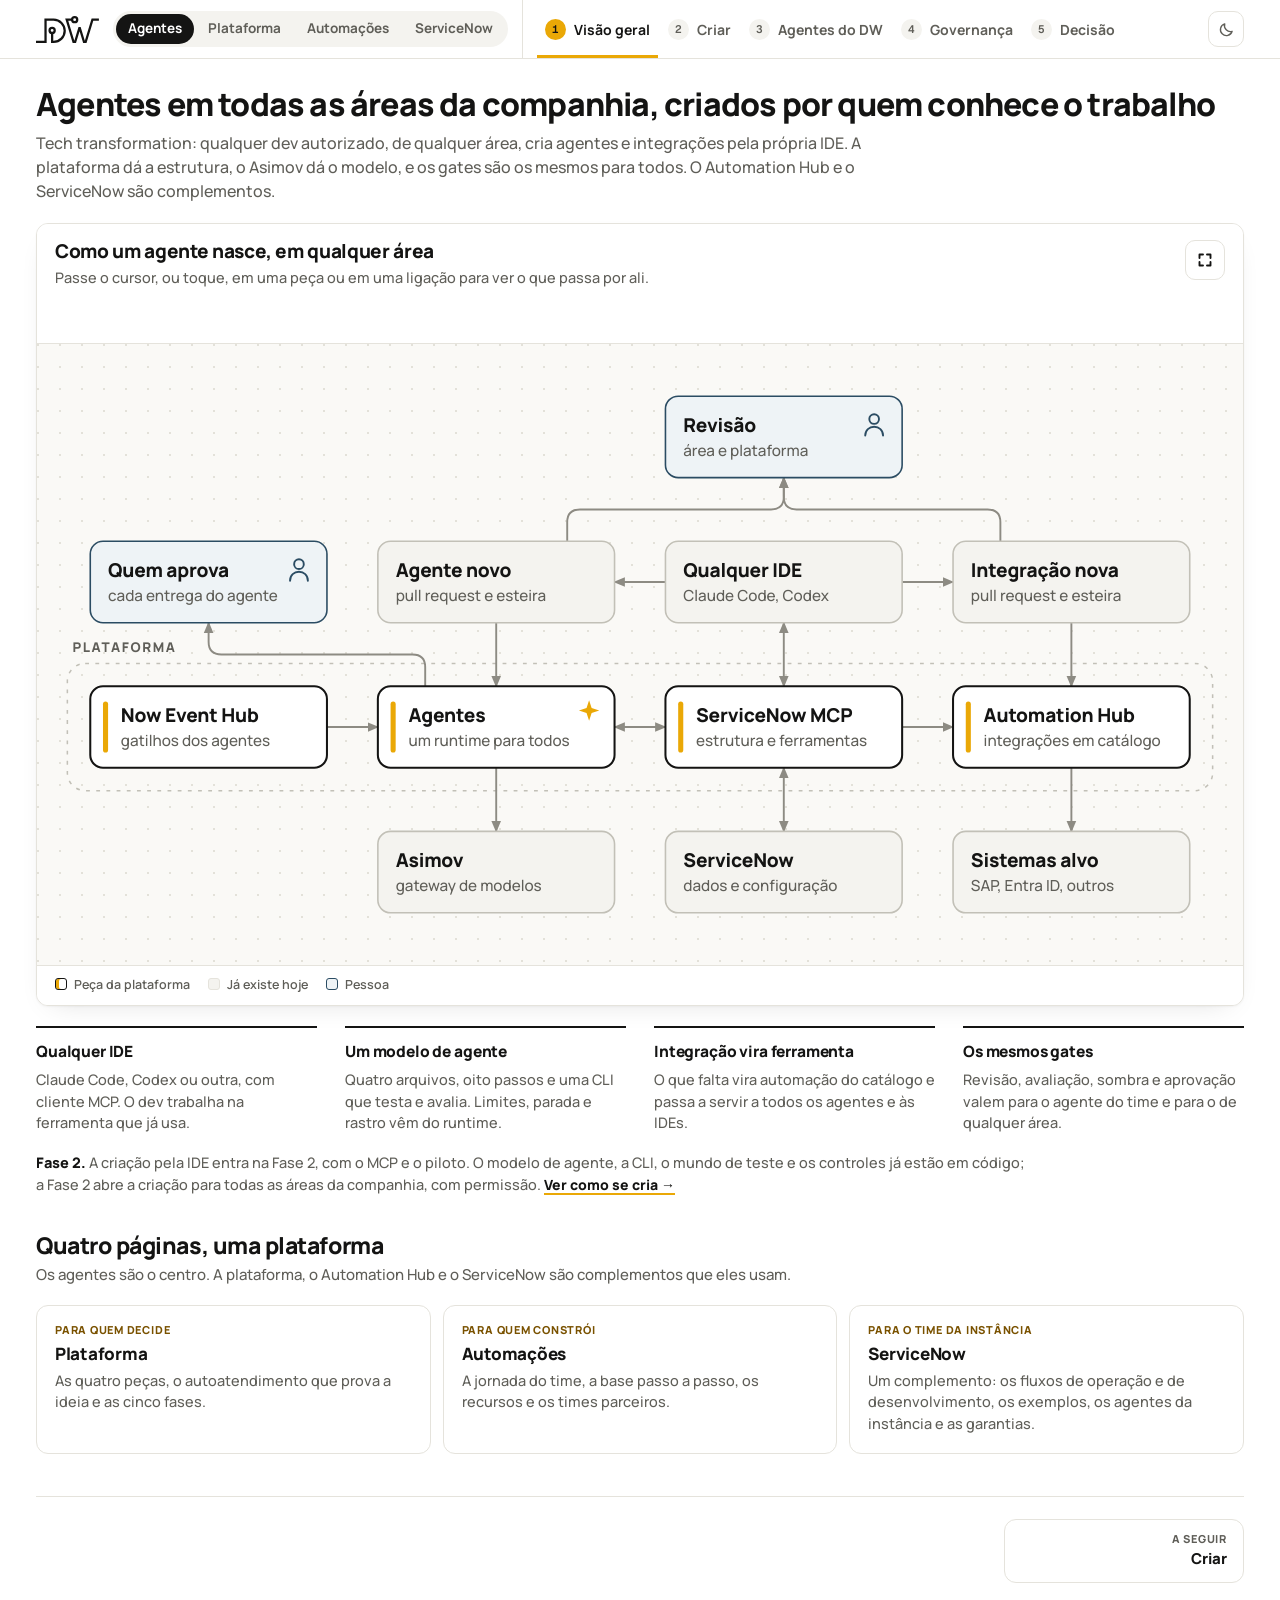
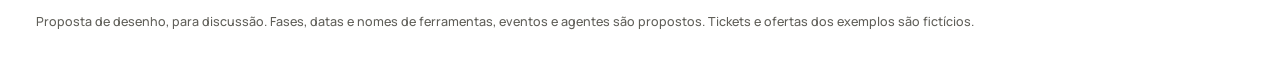
<file: index.html>
<!doctype html>
<html lang="pt-BR">
<head>
<meta charset="utf-8">
<meta name="viewport" content="width=device-width,initial-scale=1,viewport-fit=cover">
<meta name="robots" content="noindex,nofollow">
<link rel="icon" href="assets/icon.svg?v=13" type="image/svg+xml">
<title>Agentes · DW Automation Platform</title>
<link rel="stylesheet" href="assets/site.css?v=13">
<script src="assets/theme.js?v=13"></script>
</head>
<body>
<header class="top">
  <div class="wrap top-in">
    <a class="brand" href="./" aria-label="DW Automation Platform: início">
      <svg class="logo" viewBox="0 0 257.28 110.45" fill="none" stroke="currentColor" stroke-width="9.26" aria-hidden="true"><path d="M0 105.82H39.02V15.08H72.09A45.37 45.37 0 0 1 72.09 105.82H66.01V69.54"/><circle cx="66.01" cy="59.09" r="10.45"/><circle cx="158.2" cy="15.08" r="10.45"/><path d="M163.68 110.45L178.29 62.66L192.9 110.45L206.61 110.45L234.35 19.71L257.28 19.71L257.28 10.45L227.5 10.45L199.75 101.19L182.73 45.5L173.85 45.5L156.83 101.19L131.92 19.71L147.75 19.71L147.75 10.45L119.4 10.45L149.98 110.45Z" fill="currentColor" stroke="none"/></svg>
      <span class="brand-t"><b>Automation Platform</b><small>Digital Workplace</small></span>
    </a>
    <nav class="pages" id="pages" aria-label="Páginas"></nav>
    <nav class="tabs" id="nav" aria-label="Seções"></nav>
    <button class="theme" id="theme" type="button" aria-label="Tema escuro" aria-pressed="false" title="Mudar para o tema escuro">
      <svg class="moon" viewBox="0 0 20 20" aria-hidden="true"><path d="M16.6 12.1A7 7 0 0 1 7.9 3.4a7 7 0 1 0 8.7 8.7z"/></svg>
      <svg class="sun" viewBox="0 0 20 20" aria-hidden="true"><circle cx="10" cy="10" r="3.4"/><path d="M10 2.2v2M10 15.8v2M2.2 10h2M15.8 10h2M4.5 4.5l1.4 1.4M14.1 14.1l1.4 1.4M4.5 15.5l1.4-1.4M14.1 5.9l1.4-1.4"/></svg>
    </button>
  </div>
</header>
<main class="wrap" id="view"></main>
<footer class="wrap foot">
  <p>Proposta de desenho, para discussão. Fases, datas e nomes de ferramentas, eventos e agentes são propostos. Tickets e ofertas dos exemplos são fictícios.</p>
</footer>
<script src="assets/map.js?v=13"></script>
<script src="assets/ui.js?v=13"></script>
<script src="assets/data.js?v=13"></script>
<script src="assets/team-data.js?v=13"></script>
<script src="assets/agents-data.js?v=13"></script>
<script src="assets/agents.js?v=13"></script>
</body>
</html>
</file>
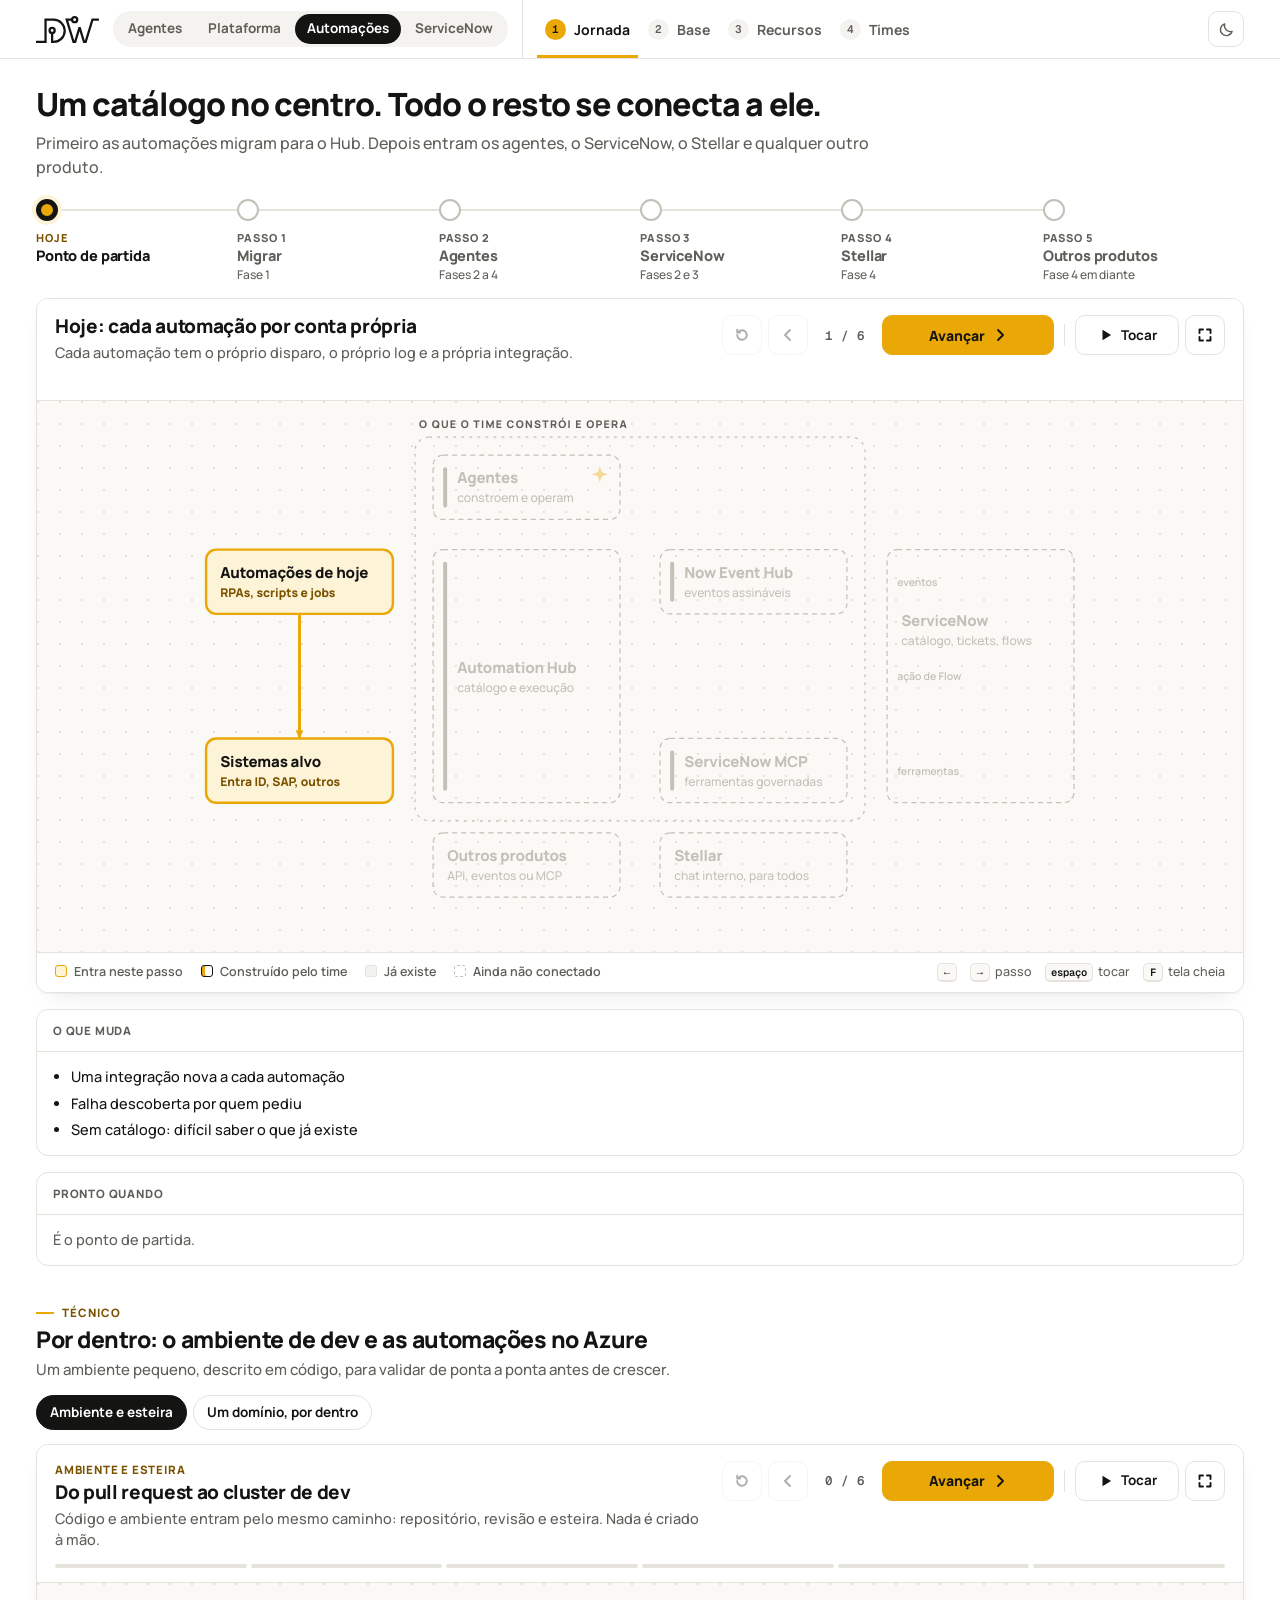
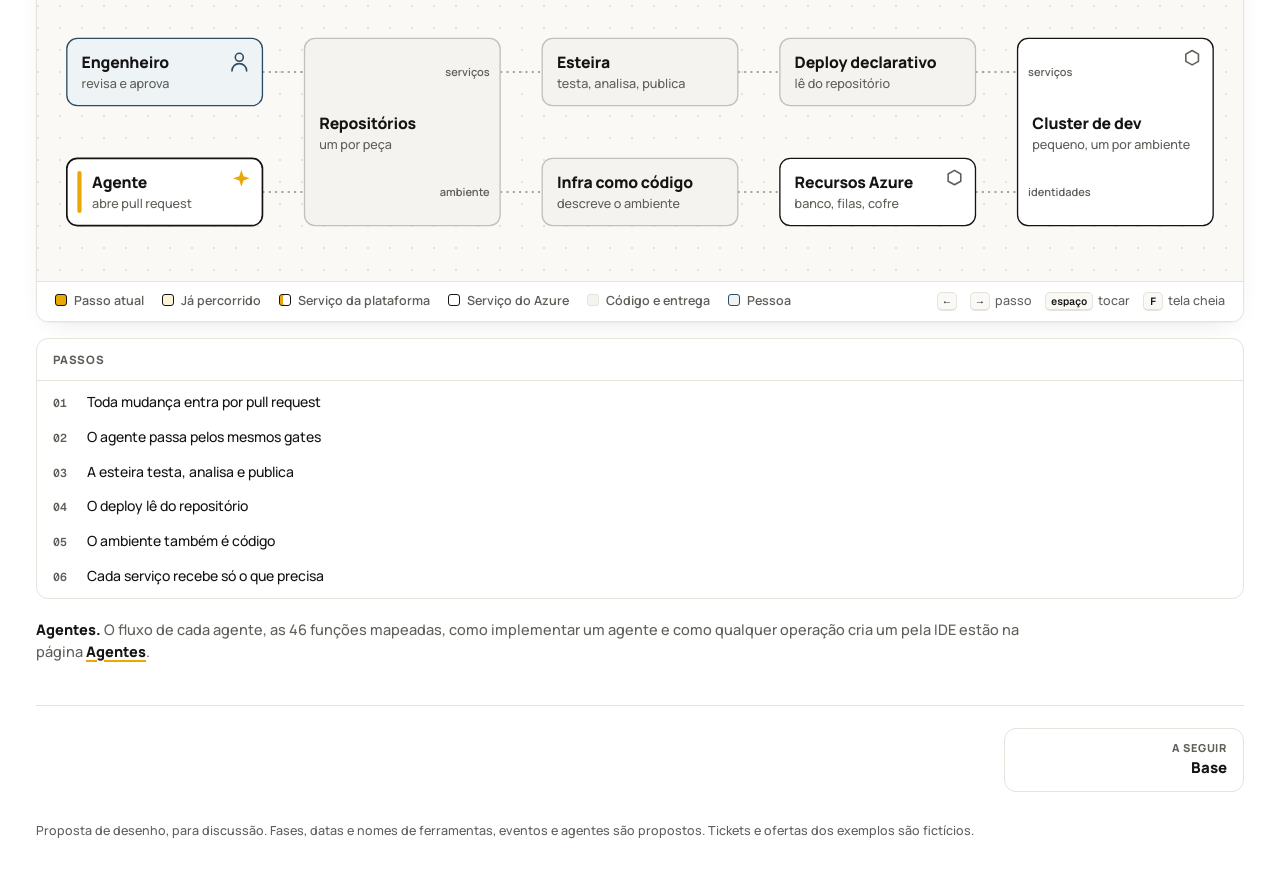
<file: automacoes/index.html>
<!doctype html>
<html lang="pt-BR">
<head>
<meta charset="utf-8">
<meta name="viewport" content="width=device-width,initial-scale=1,viewport-fit=cover">
<meta name="robots" content="noindex,nofollow">
<link rel="icon" href="../assets/icon.svg?v=13" type="image/svg+xml">
<title>Time de automações · DW Automation Platform</title>
<link rel="stylesheet" href="../assets/site.css?v=13">
<script src="../assets/theme.js?v=13"></script>
</head>
<body>
<header class="top">
  <div class="wrap top-in">
    <a class="brand" href="../" aria-label="DW Automation Platform: início">
      <svg class="logo" viewBox="0 0 257.28 110.45" fill="none" stroke="currentColor" stroke-width="9.26" aria-hidden="true"><path d="M0 105.82H39.02V15.08H72.09A45.37 45.37 0 0 1 72.09 105.82H66.01V69.54"/><circle cx="66.01" cy="59.09" r="10.45"/><circle cx="158.2" cy="15.08" r="10.45"/><path d="M163.68 110.45L178.29 62.66L192.9 110.45L206.61 110.45L234.35 19.71L257.28 19.71L257.28 10.45L227.5 10.45L199.75 101.19L182.73 45.5L173.85 45.5L156.83 101.19L131.92 19.71L147.75 19.71L147.75 10.45L119.4 10.45L149.98 110.45Z" fill="currentColor" stroke="none"/></svg>
      <span class="brand-t"><b>Automation Platform</b><small>Digital Workplace</small></span>
    </a>
    <nav class="pages" id="pages" aria-label="Páginas"></nav>
    <nav class="tabs" id="nav" aria-label="Seções"></nav>
    <button class="theme" id="theme" type="button" aria-label="Tema escuro" aria-pressed="false" title="Mudar para o tema escuro">
      <svg class="moon" viewBox="0 0 20 20" aria-hidden="true"><path d="M16.6 12.1A7 7 0 0 1 7.9 3.4a7 7 0 1 0 8.7 8.7z"/></svg>
      <svg class="sun" viewBox="0 0 20 20" aria-hidden="true"><circle cx="10" cy="10" r="3.4"/><path d="M10 2.2v2M10 15.8v2M2.2 10h2M15.8 10h2M4.5 4.5l1.4 1.4M14.1 14.1l1.4 1.4M4.5 15.5l1.4-1.4M14.1 5.9l1.4-1.4"/></svg>
    </button>
  </div>
</header>
<main class="wrap" id="view"></main>
<footer class="wrap foot">
  <p>Proposta de desenho, para discussão. Fases, datas e nomes de ferramentas, eventos e agentes são propostos. Tickets e ofertas dos exemplos são fictícios.</p>
</footer>
<script src="../assets/map.js?v=13"></script>
<script src="../assets/ui.js?v=13"></script>
<script src="../assets/data.js?v=13"></script>
<script src="../assets/team-data.js?v=13"></script>
<script src="../assets/team.js?v=13"></script>
</body>
</html>
</file>
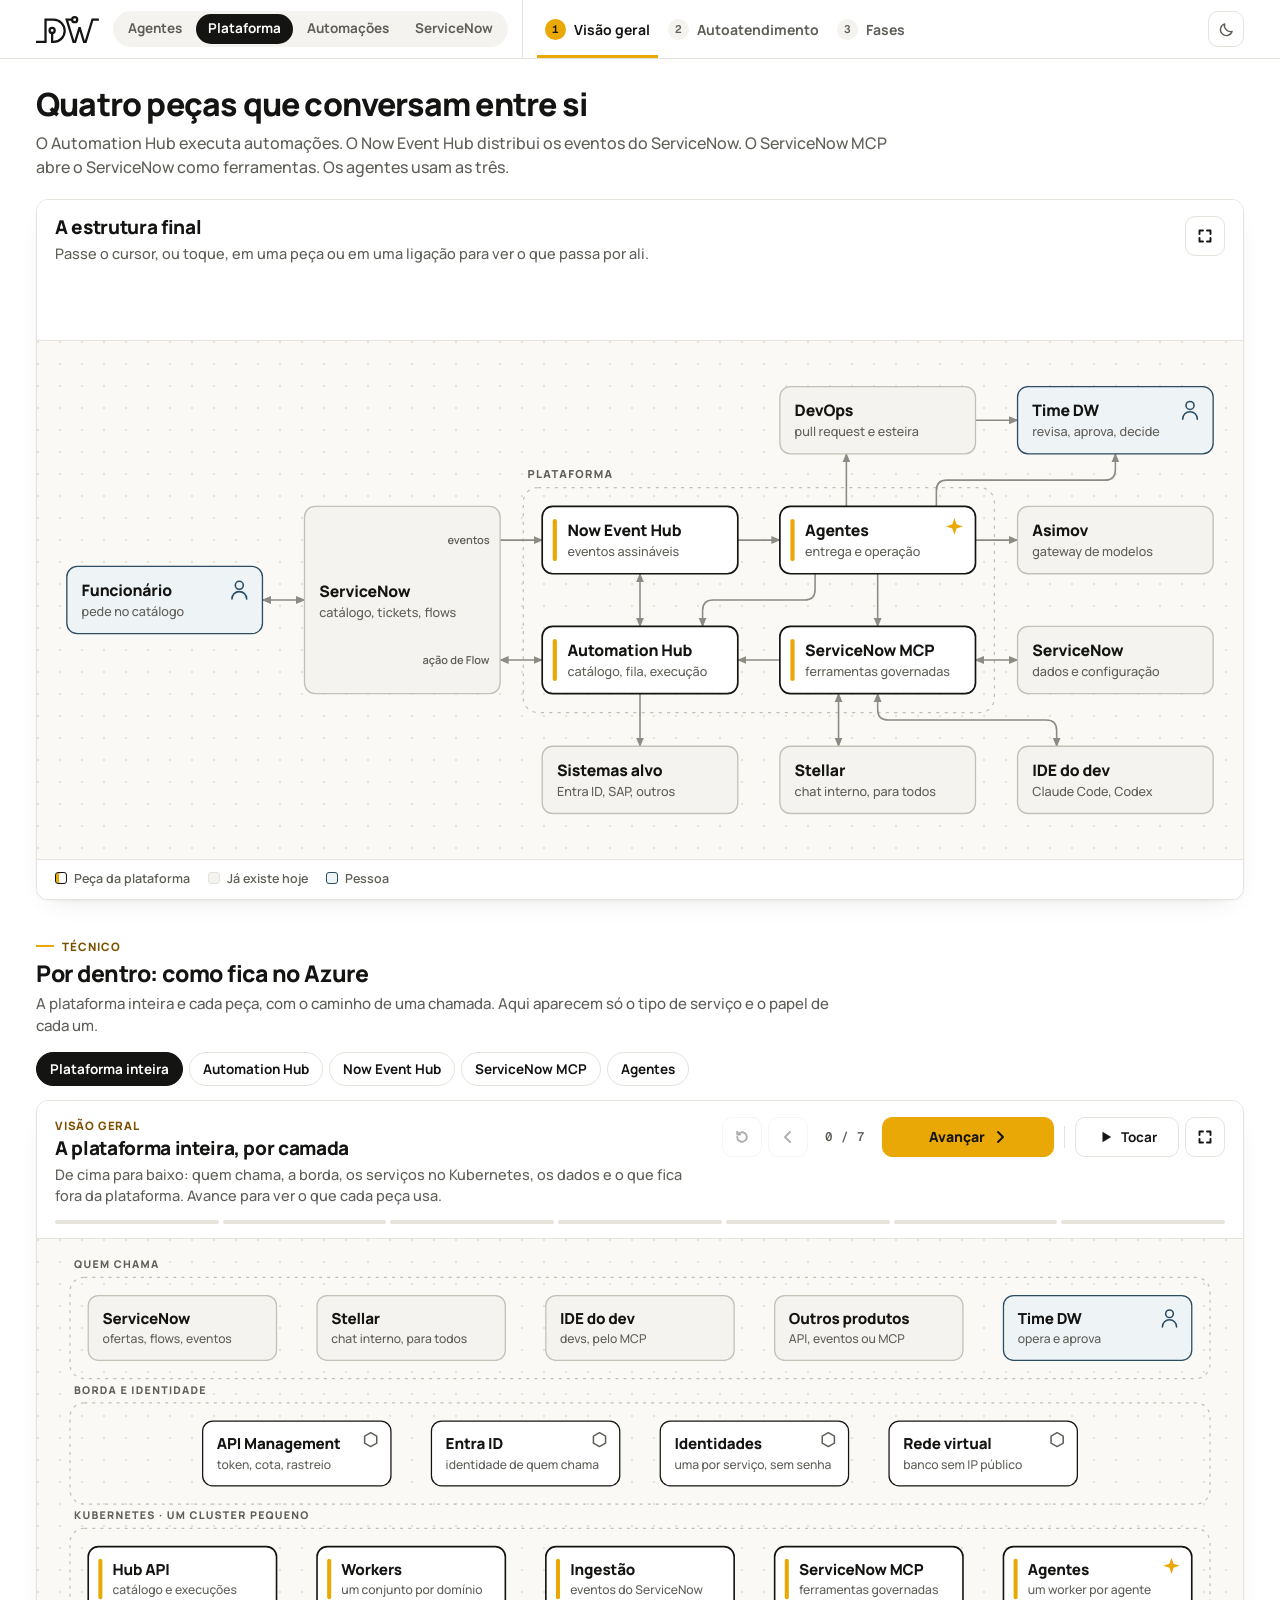
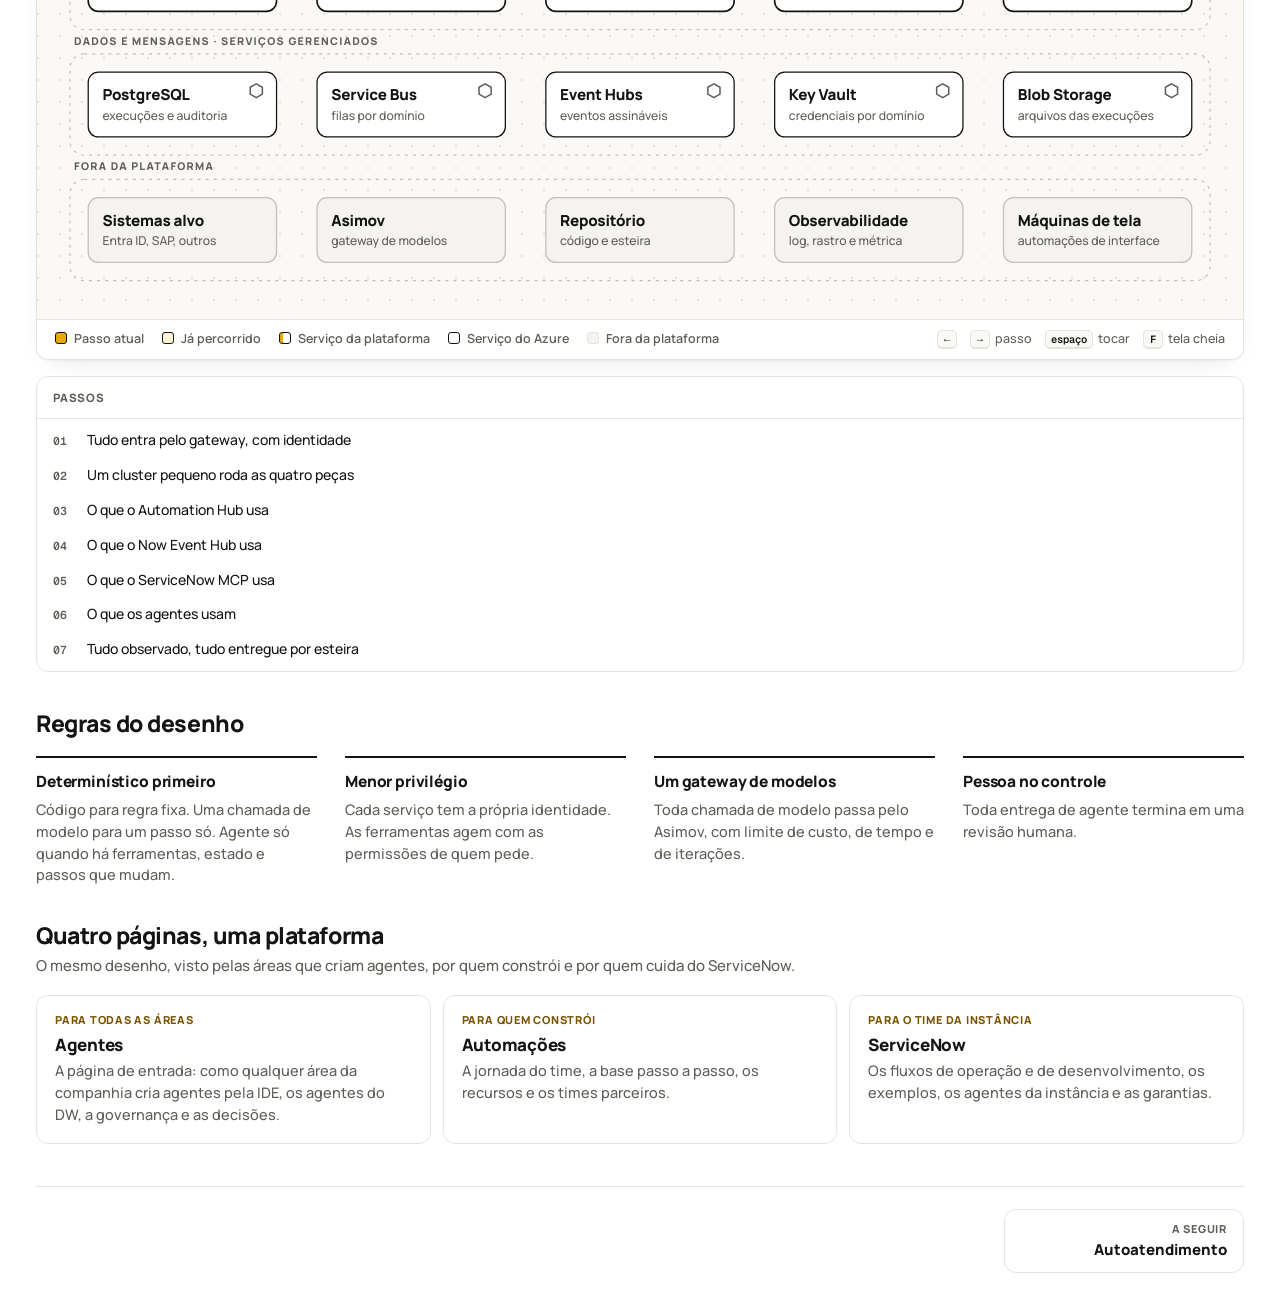
<file: plataforma/index.html>
<!doctype html>
<html lang="pt-BR">
<head>
<meta charset="utf-8">
<meta name="viewport" content="width=device-width,initial-scale=1,viewport-fit=cover">
<meta name="robots" content="noindex,nofollow">
<link rel="icon" href="../assets/icon.svg?v=13" type="image/svg+xml">
<title>Plataforma · DW Automation Platform</title>
<link rel="stylesheet" href="../assets/site.css?v=13">
<script src="../assets/theme.js?v=13"></script>
</head>
<body>
<header class="top">
  <div class="wrap top-in">
    <a class="brand" href="../" aria-label="DW Automation Platform: início">
      <svg class="logo" viewBox="0 0 257.28 110.45" fill="none" stroke="currentColor" stroke-width="9.26" aria-hidden="true"><path d="M0 105.82H39.02V15.08H72.09A45.37 45.37 0 0 1 72.09 105.82H66.01V69.54"/><circle cx="66.01" cy="59.09" r="10.45"/><circle cx="158.2" cy="15.08" r="10.45"/><path d="M163.68 110.45L178.29 62.66L192.9 110.45L206.61 110.45L234.35 19.71L257.28 19.71L257.28 10.45L227.5 10.45L199.75 101.19L182.73 45.5L173.85 45.5L156.83 101.19L131.92 19.71L147.75 19.71L147.75 10.45L119.4 10.45L149.98 110.45Z" fill="currentColor" stroke="none"/></svg>
      <span class="brand-t"><b>Automation Platform</b><small>Digital Workplace</small></span>
    </a>
    <nav class="pages" id="pages" aria-label="Páginas"></nav>
    <nav class="tabs" id="nav" aria-label="Seções"></nav>
    <button class="theme" id="theme" type="button" aria-label="Tema escuro" aria-pressed="false" title="Mudar para o tema escuro">
      <svg class="moon" viewBox="0 0 20 20" aria-hidden="true"><path d="M16.6 12.1A7 7 0 0 1 7.9 3.4a7 7 0 1 0 8.7 8.7z"/></svg>
      <svg class="sun" viewBox="0 0 20 20" aria-hidden="true"><circle cx="10" cy="10" r="3.4"/><path d="M10 2.2v2M10 15.8v2M2.2 10h2M15.8 10h2M4.5 4.5l1.4 1.4M14.1 14.1l1.4 1.4M4.5 15.5l1.4-1.4M14.1 5.9l1.4-1.4"/></svg>
    </button>
  </div>
</header>
<main class="wrap" id="view"></main>
<footer class="wrap foot">
  <p>Proposta de desenho, para discussão. Fases, datas e nomes de ferramentas, eventos e agentes são propostos. Tickets e ofertas dos exemplos são fictícios.</p>
</footer>
<script src="../assets/map.js?v=13"></script>
<script src="../assets/ui.js?v=13"></script>
<script src="../assets/data.js?v=13"></script>
<script src="../assets/app.js?v=13"></script>
</body>
</html>
</file>
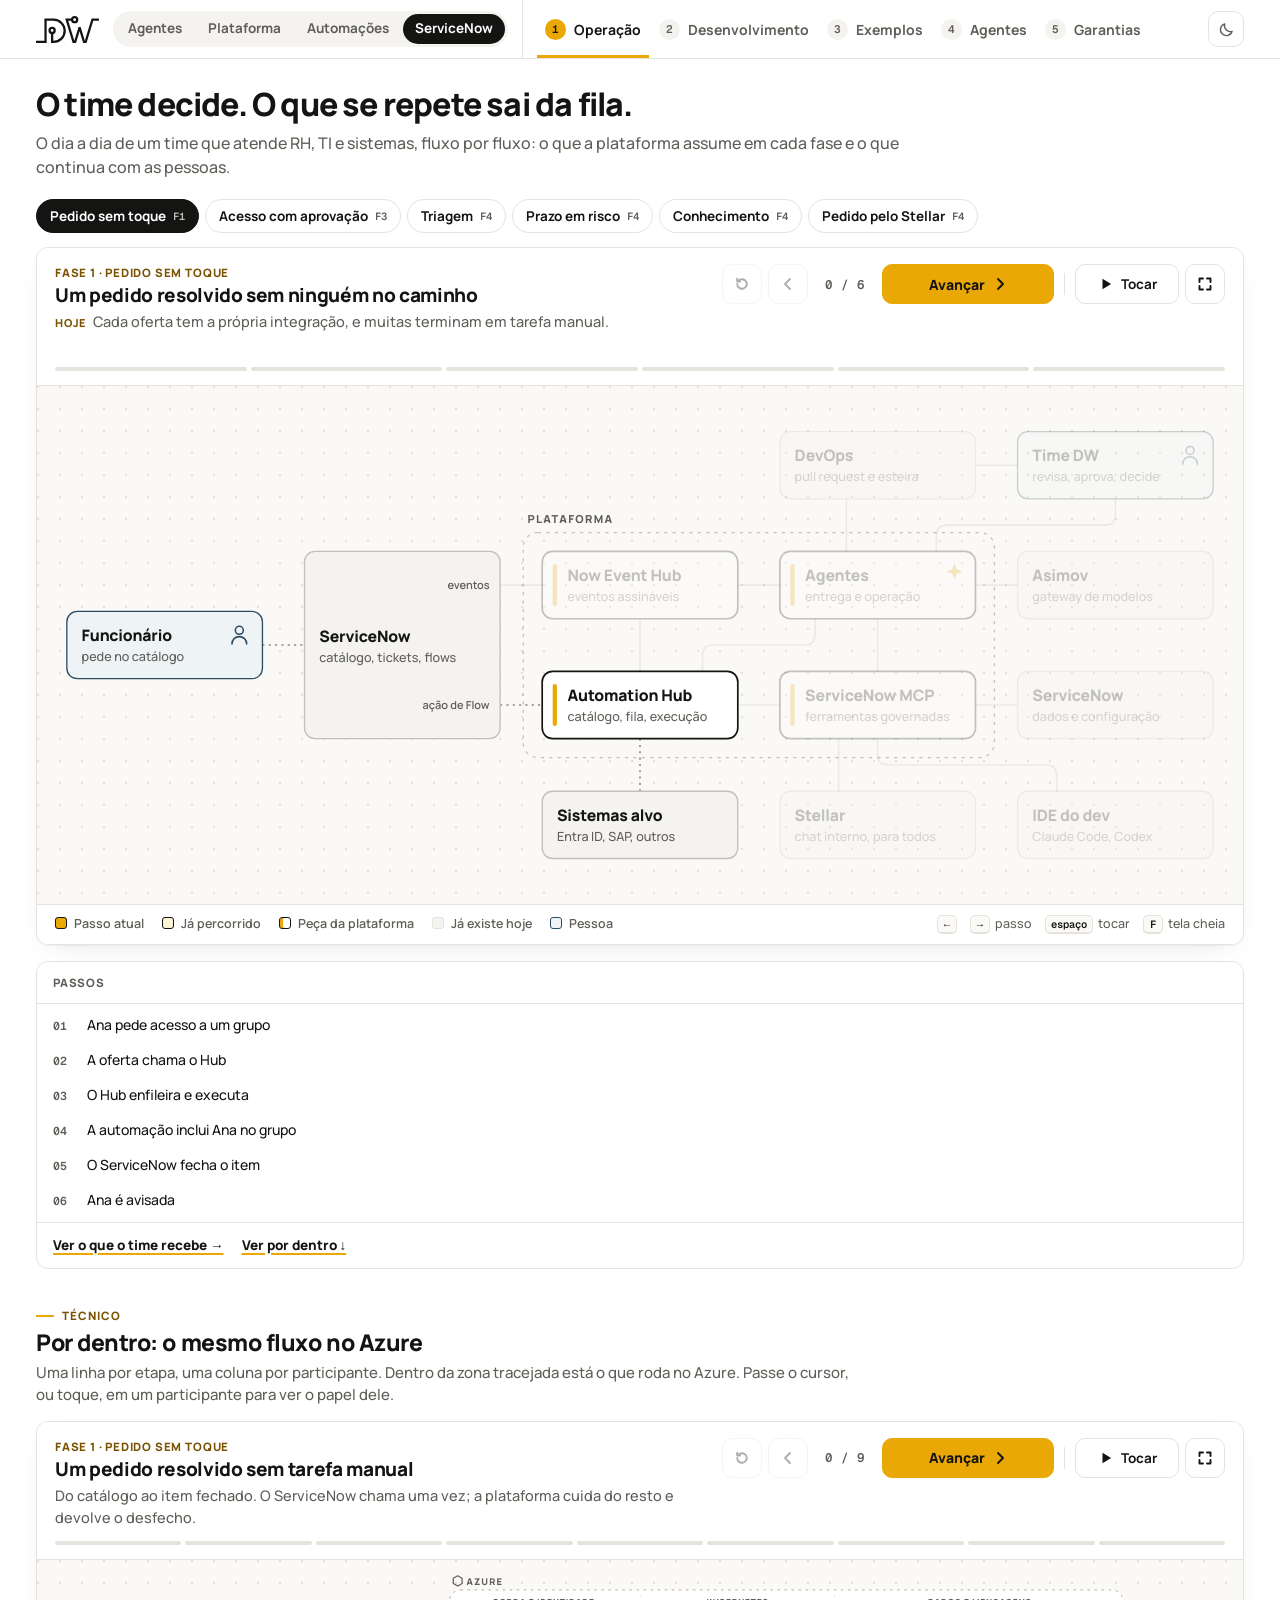
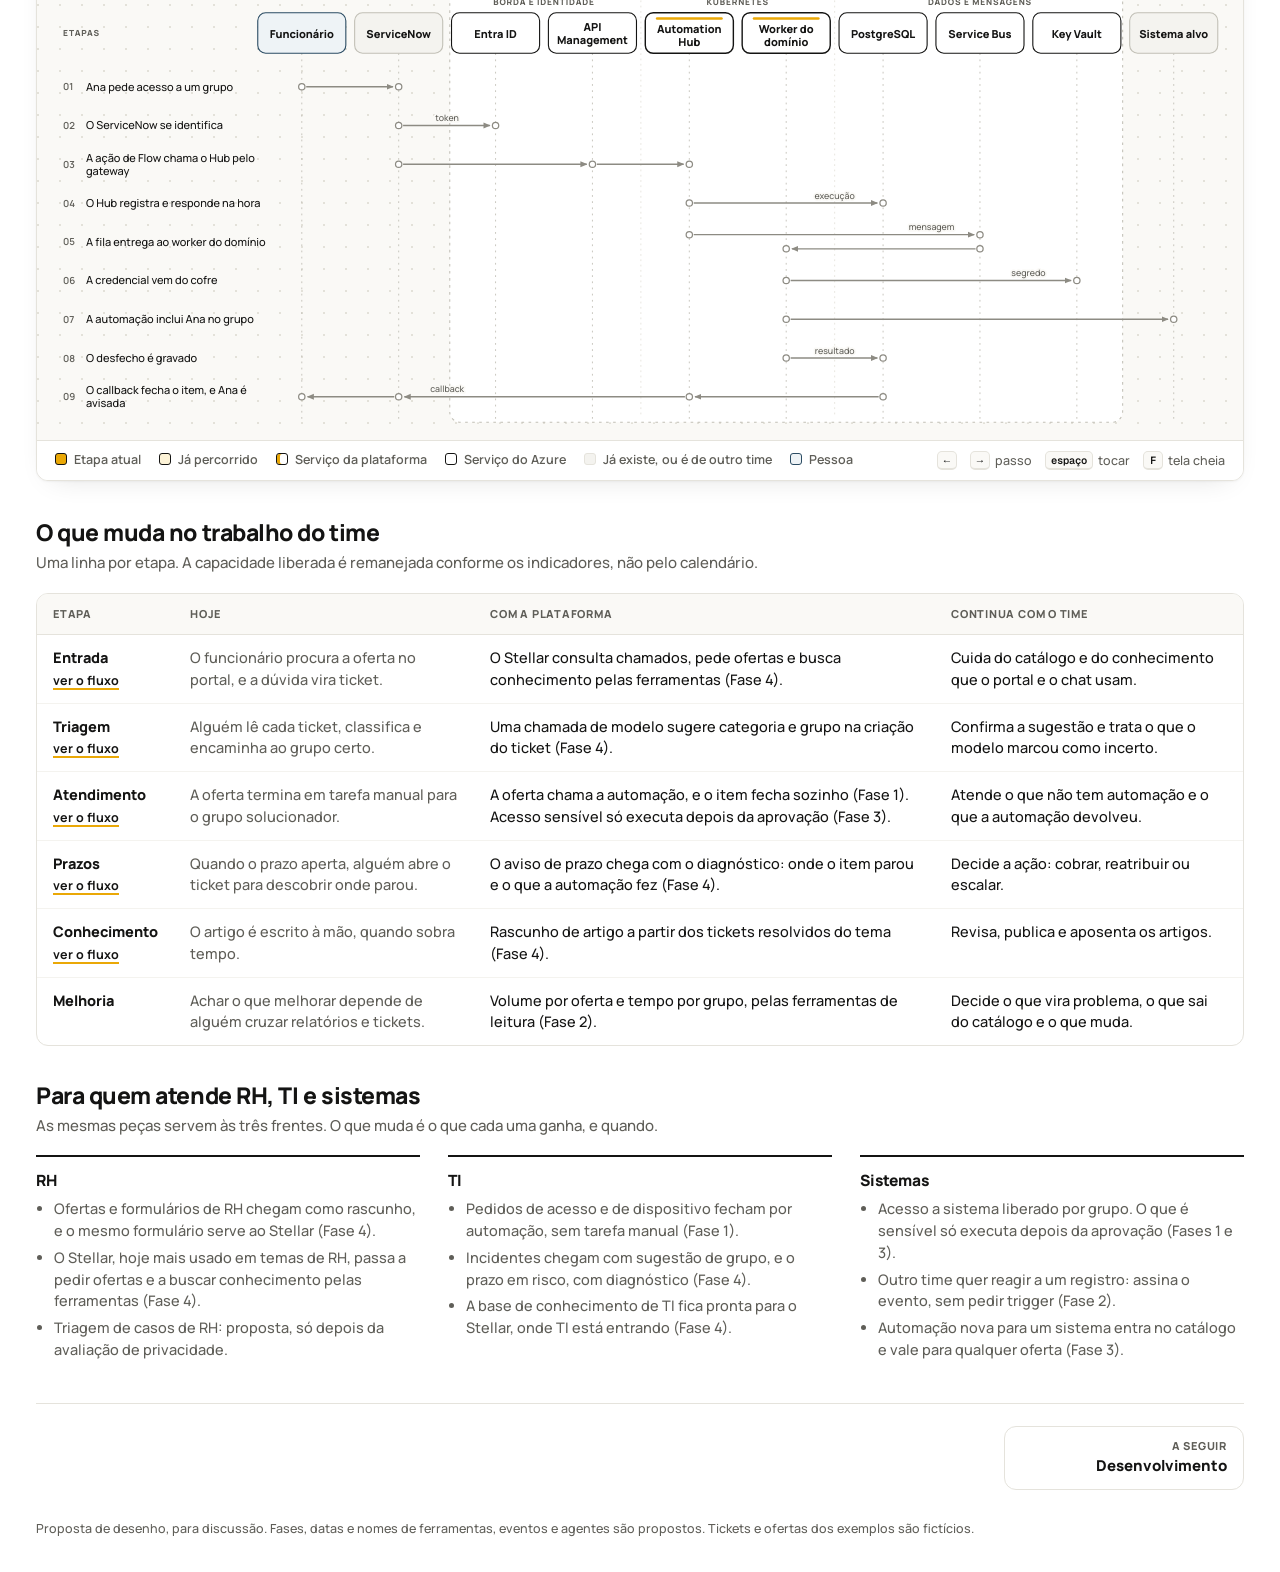
<file: servicenow/index.html>
<!doctype html>
<html lang="pt-BR">
<head>
<meta charset="utf-8">
<meta name="viewport" content="width=device-width,initial-scale=1,viewport-fit=cover">
<meta name="robots" content="noindex,nofollow">
<link rel="icon" href="../assets/icon.svg?v=13" type="image/svg+xml">
<title>Time do ServiceNow · DW Automation Platform</title>
<link rel="stylesheet" href="../assets/site.css?v=13">
<script src="../assets/theme.js?v=13"></script>
</head>
<body>
<header class="top">
  <div class="wrap top-in">
    <a class="brand" href="../" aria-label="DW Automation Platform: início">
      <svg class="logo" viewBox="0 0 257.28 110.45" fill="none" stroke="currentColor" stroke-width="9.26" aria-hidden="true"><path d="M0 105.82H39.02V15.08H72.09A45.37 45.37 0 0 1 72.09 105.82H66.01V69.54"/><circle cx="66.01" cy="59.09" r="10.45"/><circle cx="158.2" cy="15.08" r="10.45"/><path d="M163.68 110.45L178.29 62.66L192.9 110.45L206.61 110.45L234.35 19.71L257.28 19.71L257.28 10.45L227.5 10.45L199.75 101.19L182.73 45.5L173.85 45.5L156.83 101.19L131.92 19.71L147.75 19.71L147.75 10.45L119.4 10.45L149.98 110.45Z" fill="currentColor" stroke="none"/></svg>
      <span class="brand-t"><b>Automation Platform</b><small>Digital Workplace</small></span>
    </a>
    <nav class="pages" id="pages" aria-label="Páginas"></nav>
    <nav class="tabs" id="nav" aria-label="Seções"></nav>
    <button class="theme" id="theme" type="button" aria-label="Tema escuro" aria-pressed="false" title="Mudar para o tema escuro">
      <svg class="moon" viewBox="0 0 20 20" aria-hidden="true"><path d="M16.6 12.1A7 7 0 0 1 7.9 3.4a7 7 0 1 0 8.7 8.7z"/></svg>
      <svg class="sun" viewBox="0 0 20 20" aria-hidden="true"><circle cx="10" cy="10" r="3.4"/><path d="M10 2.2v2M10 15.8v2M2.2 10h2M15.8 10h2M4.5 4.5l1.4 1.4M14.1 14.1l1.4 1.4M4.5 15.5l1.4-1.4M14.1 5.9l1.4-1.4"/></svg>
    </button>
  </div>
</header>
<main class="wrap" id="view"></main>
<footer class="wrap foot">
  <p>Proposta de desenho, para discussão. Fases, datas e nomes de ferramentas, eventos e agentes são propostos. Tickets e ofertas dos exemplos são fictícios.</p>
</footer>
<script src="../assets/map.js?v=13"></script>
<script src="../assets/seq.js?v=13"></script>
<script src="../assets/ui.js?v=13"></script>
<script src="../assets/data.js?v=13"></script>
<script src="../assets/team-data.js?v=13"></script>
<script src="../assets/now-data.js?v=13"></script>
<script src="../assets/now.js?v=13"></script>
</body>
</html>
</file>
<file: assets/site.css>
/* DW Automation Platform. A identidade vem do logo do Digital Workplace: preto e amarelo, traço único, nós em círculo.
   Dois temas com a mesma paleta: branco por padrão, escuro por escolha. Quatro páginas com o mesmo cabeçalho; o conteúdo vem dos arquivos de dados em assets/.
   Regra de cor: o amarelo marca o agora (o passo atual, o botão de avançar); o preto marca o que está escolhido; o resto é neutro. */
@font-face{font-family:"Manrope";src:url("fonts/manrope.woff2") format("woff2");font-weight:200 800;font-style:normal;font-display:swap;
  unicode-range:U+0000-00FF,U+0131,U+0152-0153,U+02BB-02BC,U+02C6,U+02DA,U+02DC,U+2000-206F,U+20AC,U+2122,U+2212,U+2215,U+FEFF,U+FFFD}
@font-face{font-family:"Geist Mono";src:url("fonts/geist-mono.woff2") format("woff2");font-weight:100 900;font-style:normal;font-display:swap;
  unicode-range:U+0000-00FF,U+0131,U+0152-0153,U+02BB-02BC,U+02C6,U+02DA,U+02DC,U+2000-206F,U+20AC,U+2122,U+2212,U+2215,U+FEFF,U+FFFD}
@font-face{font-family:"Caveat";src:url("fonts/caveat.woff2") format("woff2");font-weight:600;font-style:normal;font-display:swap}
:root{
  --amber:#EAA806; --amber-hi:#F4B820; --amber-lo:#D49700; --amber-soft:#FDF3D7; --amber-ink:#7A5200;
  --bg:#FFFFFF; --canvas:#FAF9F6; --card:#FFFFFF; --faint:#F4F3EF; --dot:#E3E1D9;
  --ink:#141413; --muted:#5F5E58; --line:#E5E3DC; --ghost:#C2C0B7; --edge:#8D8B83;
  --person:#2B4C63; --person-soft:#EEF3F6;
  --go:#1F6B3A; --go-soft:#E7F2E9; --stop:#A3261C; --stop-soft:#FAE9E6;
  --on:#141413; --on-ink:#FFFFFF;
  --r:12px; --r-s:8px; --r-pill:999px;
  --shadow:0 1px 2px rgba(20,20,19,.04),0 10px 28px -16px rgba(20,20,19,.16);
  --sans:"Manrope","Helvetica Neue",Helvetica,Arial,sans-serif;
  --mono:"Geist Mono",ui-monospace,SFMono-Regular,Menlo,Consolas,monospace;
  --hand:"Caveat","Segoe Print","Bradley Hand",cursive;
  --d-go:#2E9E5B; --d-stop:#E5533D; --d-esc:#EAA806; --chip:#141413;
  --top:0px;
  color-scheme:light;
}
/* Tema escuro: entra pelo botão do cabeçalho (assets/theme.js). No escuro, o que está escolhido fica amarelo. */
:root[data-theme="dark"]{
  --amber:#EAA806; --amber-hi:#F4B820; --amber-lo:#D49700; --amber-soft:#33280A; --amber-ink:#F2C14B;
  --bg:#0F0F0E; --canvas:#141412; --card:#1A1A17; --faint:#23221E; --dot:#2B2A25;
  --ink:#F4F2EA; --muted:#A9A69A; --line:#33312B; --ghost:#5E5B52; --edge:#8D897D;
  --person:#9CC0DA; --person-soft:#1B2831;
  --go:#86CF9B; --go-soft:#17291C; --stop:#F0988D; --stop-soft:#341A19;
  --on:#EAA806; --on-ink:#141413;
  --d-go:#4CBB76; --d-stop:#EE6A55; --chip:#1E1D19;
  --shadow:0 1px 2px rgba(0,0,0,.3),0 10px 28px -16px rgba(0,0,0,.6);
  color-scheme:dark;
}

*{box-sizing:border-box}
html{-webkit-text-size-adjust:100%}
body{margin:0;background:var(--bg);color:var(--ink);font:500 15px/1.5 var(--sans);-webkit-font-smoothing:antialiased}
button{font:inherit;color:inherit}
h1,h2,h3,p{margin:0}
[hidden]{display:none!important}
.wrap{max-width:1480px;margin:0 auto;padding-inline:clamp(16px,3vw,36px)}
:focus-visible{outline:2px solid var(--ink);outline-offset:2px}

/* cabeçalho: marca, páginas, seções e tema em uma linha só, que acompanha a rolagem */
.top{position:sticky;top:0;z-index:30;background:var(--bg);border-bottom:1px solid var(--line)}
.top-in{display:flex;flex-wrap:wrap;align-items:center;gap:0 14px;min-height:58px}
.brand{display:flex;align-items:center;gap:13px;color:var(--ink);text-decoration:none;flex:none}
.logo{display:block;height:27px;width:auto;overflow:visible}
:root[data-theme="dark"] .logo{color:var(--amber)}
.brand-t{display:grid;line-height:1.15;padding-left:13px;border-left:1px solid var(--line)}
.brand-t b{font-size:15px;font-weight:800;letter-spacing:-.01em}
.brand-t small{font-size:11.5px;font-weight:600;color:var(--muted)}
.pages{display:flex;flex:none;gap:2px;padding:3px;border-radius:var(--r-pill);background:var(--faint)}
.pages a{color:var(--muted);text-decoration:none;font-weight:700;font-size:13.5px;line-height:1.3;padding:6px 12px;border-radius:var(--r-pill);white-space:nowrap;transition:color .12s,background .12s}
.pages a:hover{color:var(--ink)}
.pages a[aria-current="page"]{background:var(--on);color:var(--on-ink)}
.tabs{display:flex;flex:1;min-width:0;gap:2px;align-self:stretch;overflow-x:auto;scrollbar-width:none;padding-left:14px;border-left:1px solid var(--line)}
.tabs::-webkit-scrollbar{display:none}
.tab{appearance:none;border:0;background:none;color:var(--muted);font-weight:700;font-size:14px;padding:0 8px;box-shadow:inset 0 -3px 0 transparent;cursor:pointer;white-space:nowrap;display:flex;align-items:center;gap:8px;transition:color .12s}
.tab:hover{color:var(--ink)}
.tab i{flex:none;display:grid;place-items:center;width:21px;height:21px;border-radius:50%;background:var(--faint);font:600 11px var(--mono);font-style:normal;color:var(--muted)}
.tab[aria-current="page"]{color:var(--ink);box-shadow:inset 0 -3px 0 var(--amber)}
.tab[aria-current="page"] i{background:var(--amber);color:#141413}
.theme{appearance:none;flex:none;width:36px;height:36px;padding:0;display:grid;place-items:center;border:1px solid var(--line);border-radius:10px;background:none;color:var(--muted);cursor:pointer;transition:color .12s,border-color .12s}
.theme:hover{color:var(--ink);border-color:var(--ghost)}
.theme svg{width:17px;height:17px;fill:none;stroke:currentColor;stroke-width:1.6;stroke-linecap:round;stroke-linejoin:round}
.theme .sun{display:none}
:root[data-theme="dark"] .theme .sun{display:block}
:root[data-theme="dark"] .theme .moon{display:none}

/* cabeçalho de cada tela e de cada bloco */
main{padding-block:28px 8px;display:grid;gap:20px;grid-template-columns:minmax(0,1fr)}
.head{display:grid;gap:8px}
.head h1{font-size:clamp(24px,2.5vw,33px);line-height:1.12;font-weight:800;letter-spacing:-.025em;text-wrap:balance}
.head .lead{color:var(--muted);max-width:88ch;font-size:16px;line-height:1.5}
.eyebrow{font-size:11.5px;font-weight:800;letter-spacing:.08em;text-transform:uppercase;color:var(--amber-ink);display:flex;align-items:center;gap:8px}
.eyebrow:before{content:"";width:18px;height:2px;background:var(--amber)}
.sect{display:grid;gap:5px;margin-top:18px;scroll-margin-top:calc(var(--top) + 16px)}
.sect h2{font-size:clamp(19px,1.8vw,23px);line-height:1.2;font-weight:800;letter-spacing:-.02em;text-wrap:balance}
.sect .sub{color:var(--muted);font-size:15px;max-width:92ch}
.part{display:grid;gap:14px;grid-template-columns:minmax(0,1fr);scroll-margin-top:calc(var(--top) + 12px)}

/* menu de troca: uma linha de botões, com o nome do grupo antes de cada grupo. O escolhido fica preto. */
.seg{display:flex;flex-wrap:wrap;gap:8px 18px;align-items:center}
.seg-grp{display:flex;flex-wrap:wrap;gap:6px;align-items:center;min-width:0}
.seg-g{font-size:11.5px;font-weight:800;letter-spacing:.07em;text-transform:uppercase;color:var(--muted);margin-right:3px}
.seg-b{appearance:none;display:inline-flex;align-items:center;gap:7px;border:1px solid var(--line);border-radius:var(--r-pill);background:var(--card);color:var(--ink);font-weight:700;font-size:13.5px;line-height:1.2;padding:8px 13px;cursor:pointer;white-space:nowrap;text-decoration:none;transition:background .12s,border-color .12s,color .12s}
.seg-b:hover{border-color:var(--ink)}
.seg-b[aria-pressed="true"]{background:var(--on);border-color:var(--on);color:var(--on-ink)}
.seg-b i{font:600 10.5px var(--mono);font-style:normal;color:var(--muted)}
.seg-b[aria-pressed="true"] i{color:inherit;opacity:.72}

/* linha do tempo: fases e passos da jornada; o ponto atual é um nó do logo */
.tl{list-style:none;margin:0;padding:0;display:grid;grid-auto-flow:column;grid-auto-columns:minmax(0,1fr)}
.tl li{position:relative;min-width:0}
.tl li:before{content:"";position:absolute;left:11px;right:-11px;top:10px;height:2px;background:var(--line)}
.tl li:last-child:before{display:none}
.tl li.reached:before{background:var(--ink)}
.tl li.now:before{background:var(--line)}
.tl-b{appearance:none;border:0;background:none;width:100%;padding:0 12px 0 0;text-align:left;cursor:pointer;display:grid;gap:1px;position:relative;min-width:0}
.tl-b i{display:block;width:22px;height:22px;border-radius:50%;border:2px solid var(--ghost);background:var(--bg);margin-bottom:8px;transition:background .2s,border-color .2s,box-shadow .2s}
.tl-b:hover i{border-color:var(--ink)}
.reached .tl-b i{border-color:var(--ink);background:var(--ink)}
.now .tl-b i{border:5px solid #141413;background:var(--amber);box-shadow:0 0 0 4px var(--amber-soft)}
:root[data-theme="dark"] .now .tl-b i{border-color:var(--ink)}
.tl-b b{font-size:11px;font-weight:800;letter-spacing:.08em;text-transform:uppercase;color:var(--muted)}
.tl-b span{font-weight:800;font-size:14.5px;line-height:1.25;color:var(--muted);letter-spacing:-.01em}
.tl-b small{color:var(--muted);font-size:12px;font-weight:500}
.reached .tl-b span{color:var(--ink)}
.now .tl-b b{color:var(--amber-ink)}

/* palco: em cima, o texto do passo e os controles; embaixo, o desenho e a legenda.
   Os controles não saem do lugar: têm tamanho fixo, o texto ao lado tem altura travada e a página não rola sozinha. */
.work{display:grid;gap:16px;grid-template-columns:minmax(0,1fr) 316px;align-items:start}
.work.solo{grid-template-columns:minmax(0,1fr)}
.stage{border:1px solid var(--line);border-radius:var(--r);background:var(--card);min-width:0;overflow:hidden;overflow:clip;box-shadow:var(--shadow)}
.stage-head{position:sticky;top:var(--top);z-index:3;background:var(--card);border-bottom:1px solid var(--line)}
.stage-top{display:flex;flex-wrap:wrap;gap:12px 20px;align-items:flex-start;justify-content:space-between;padding:16px 18px 12px}
.stage:not(.play) .stage-top{flex-wrap:nowrap}   /* só o botão de tela cheia: fica sempre no canto, ao lado do texto */
.stage.quiet .stage-top{padding-bottom:14px}
.stage.quiet .prog{display:none}
.st-text{flex:1 1 300px;min-width:0;display:grid;gap:3px;align-content:start}
.st-text .k{font-size:11.5px;font-weight:800;letter-spacing:.07em;text-transform:uppercase;color:var(--amber-ink)}
.st-text h2{font-size:19px;line-height:1.25;font-weight:800;letter-spacing:-.018em}
.st-text .js-sub{color:var(--muted);font-size:14.5px;line-height:1.5;max-width:88ch}
.st-text .js-sub b{font-size:11px;font-weight:800;letter-spacing:.07em;text-transform:uppercase;color:var(--amber-ink);margin-right:7px}
.st-text .js-sub b.cnt{margin:0 0 0 4px;white-space:nowrap}
.st-text .two{display:grid;grid-template-columns:repeat(2,minmax(0,1fr));gap:4px 28px}
.stage.wide .st-text .js-sub{max-width:150ch}
.ctl{display:flex;flex:none;gap:6px;align-items:center}
.ib{appearance:none;flex:none;width:40px;height:40px;padding:0;display:grid;place-items:center;border:1px solid var(--line);border-radius:10px;background:var(--card);color:var(--ink);cursor:pointer;transition:background .12s,border-color .12s}
.ib:hover:not(:disabled){background:var(--faint);border-color:var(--ghost)}
.ib:active:not(:disabled){background:var(--line)}
.ib:disabled{opacity:.34;cursor:default}
.ib svg,.btn svg{flex:none;width:16px;height:16px;fill:none;stroke:currentColor;stroke-width:1.9;stroke-linecap:round;stroke-linejoin:round}
.btn{appearance:none;flex:none;height:40px;padding:0 14px;display:inline-flex;align-items:center;justify-content:center;gap:7px;border:1px solid var(--line);border-radius:10px;background:var(--card);color:var(--ink);font-weight:700;font-size:13.5px;white-space:nowrap;cursor:pointer;transition:background .12s,border-color .12s}
.btn:hover:not(:disabled){background:var(--faint);border-color:var(--ghost)}
.btn:active:not(:disabled){background:var(--line)}
.btn:disabled{opacity:.4;cursor:default}
.btn.js-play{width:104px}
.btn.pri{width:172px;background:var(--amber);border-color:var(--amber);color:#141413;font-weight:800;font-size:14px}
.btn.pri:hover:not(:disabled){background:var(--amber-hi);border-color:var(--amber-hi)}
.btn.pri:active:not(:disabled){background:var(--amber-lo);border-color:var(--amber-lo)}
.btn.pri:disabled{background:var(--faint);border-color:var(--line);color:var(--muted);opacity:1}
.ctl-n{flex:none;width:62px;text-align:center;white-space:nowrap;font:600 12.5px var(--mono);font-variant-numeric:tabular-nums;color:var(--muted)}
.ctl-sep{flex:none;width:1px;height:22px;background:var(--line);margin-inline:4px}
.prog{display:flex;gap:4px;padding:0 18px 14px}
.prog button{appearance:none;flex:1;min-width:0;height:4px;padding:0;border:0;border-radius:2px;background:var(--line);cursor:pointer;position:relative}
.prog button:before{content:"";position:absolute;inset:-9px 0}
.prog button:hover{background:var(--ghost)}
.prog button.past{background:var(--ink)}
.prog button.cur{background:var(--amber)}
.prog button.cur.run{background:var(--line);overflow:hidden}
.prog button.cur.run:after{content:"";position:absolute;inset:0;background:var(--amber);transform-origin:left center;animation:fill var(--dwell,3000ms) linear both}
@keyframes fill{from{transform:scaleX(0)}to{transform:scaleX(1)}}
/* a área do desenho: uma malha de pontos, como uma placa onde o fluxo se monta */
.scroll{position:relative;overflow-x:auto;padding:14px 12px;background:var(--canvas) radial-gradient(circle at 1px 1px,var(--dot) 1.1px,transparent 0) 0 0/22px 22px}
.map{display:block;width:100%;height:auto;min-width:780px;max-width:1180px;margin:0 auto;max-height:max(420px,calc(100vh - var(--top) - 248px));max-height:max(420px,calc(100dvh - var(--top) - 248px))}
.map.seq{max-height:none}
.hint{position:absolute;left:50%;bottom:16px;transform:translateX(-50%);margin:0;padding:6px 14px;border:1px solid var(--line);border-radius:var(--r-pill);background:var(--card);color:var(--muted);font-size:12.5px;font-weight:600;white-space:nowrap;pointer-events:none}
.legend{display:flex;flex-wrap:wrap;gap:6px 18px;padding:10px 18px;border-top:1px solid var(--line);background:var(--card);font-size:12.5px;font-weight:600;color:var(--muted)}
.legend i{display:inline-block;width:12px;height:12px;margin-right:7px;vertical-align:-1px;border:1.5px solid var(--ghost);border-radius:3px;background:var(--card)}
.legend .l-core{border-color:var(--ink);box-shadow:inset 3px 0 0 var(--amber)}
.legend .l-az{border-color:var(--ink)}
.legend .l-ext{background:var(--faint);border-color:var(--line)}
.legend .l-person{border-color:var(--person);background:var(--person-soft)}
.legend .l-act{border-color:#141413;background:var(--amber)}
.legend .l-seen{border-color:var(--ink);background:var(--amber-soft)}
.legend .l-new{border-color:var(--amber);background:var(--amber-soft)}
.legend .l-ghost{border-style:dashed}
.legend .keys{margin-left:auto;display:flex;align-items:center;gap:5px;font-weight:500;white-space:nowrap}
.legend kbd{font:600 10.5px var(--mono);min-width:20px;text-align:center;padding:1px 5px;border:1px solid var(--line);border-bottom-width:2px;border-radius:5px;background:var(--canvas);color:var(--ink)}
.legend kbd:not(:first-child){margin-left:8px} .legend kbd+kbd{margin-left:0}
@media (hover:none),(max-width:1180px){ .legend .keys{display:none} }
.legend .rq{color:var(--stop);margin-right:5px} .legend .ar{font-family:var(--mono);color:var(--amber-ink);margin-right:5px}

/* painel lateral: passos, o que entra, critério de saída. Acompanha a rolagem, como o texto do palco. */
.side{display:grid;gap:16px;min-width:0;position:sticky;top:calc(var(--top) + 12px);max-height:calc(100vh - var(--top) - 24px);max-height:calc(100dvh - var(--top) - 24px);overflow-y:auto;scrollbar-width:thin}
.panel{border:1px solid var(--line);border-radius:var(--r);background:var(--card);min-width:0;overflow:hidden}
.panel>h2{font-size:11.5px;font-weight:800;letter-spacing:.07em;text-transform:uppercase;color:var(--muted);padding:12px 16px;border-bottom:1px solid var(--line)}
.pnote{margin:0;padding:11px 16px 12px;border-bottom:1px solid var(--line);background:var(--amber-soft);font-size:13.5px;line-height:1.45}
.pnote b{display:block;font-size:11px;font-weight:800;letter-spacing:.07em;text-transform:uppercase;color:var(--amber-ink);margin-bottom:2px}
.plinks{margin:0;padding:12px 16px 13px;border-top:1px solid var(--line);display:flex;flex-wrap:wrap;gap:8px 18px}
.plinks .link{font-size:13.5px}
.steps{list-style:none;margin:0;padding:4px 0}
.steps li{display:grid;grid-template-columns:28px minmax(0,1fr);gap:2px 6px;padding:8px 16px 8px 13px;border-left:3px solid transparent;cursor:pointer;font-size:14px;line-height:1.35;transition:background .12s}
.steps .n{font:600 11.5px var(--mono);color:var(--muted);padding-top:2px}
.steps b{font-weight:500}
.steps li.past{color:var(--muted)}
.steps li.cur{background:var(--amber-soft);border-left-color:var(--amber)} .steps li.cur b{font-weight:800} .steps li.cur .n{color:var(--amber-ink)}
.steps li:hover{background:var(--faint)} .steps li.cur:hover{background:var(--amber-soft)}
.pbody{padding:14px 16px;display:grid;gap:10px;font-size:14.5px}
.pbody ul{margin:0;padding-left:18px;display:grid;gap:5px}
.gate{border-left:3px solid var(--amber);border-radius:0 var(--r-s) var(--r-s) 0;background:var(--canvas);padding:9px 12px;font-weight:600}
.lab{font-size:11px;font-weight:800;letter-spacing:.07em;text-transform:uppercase;color:var(--muted)}
.link{appearance:none;border:0;background:none;padding:0;color:var(--ink);font-weight:800;font-size:14px;text-decoration:underline;text-decoration-color:var(--amber);text-decoration-thickness:2px;text-underline-offset:3px;cursor:pointer;text-align:left;white-space:nowrap}
.link:hover{text-decoration-color:var(--ink)}
.link.sm{display:block;font-size:12.5px;font-weight:700;margin-top:3px}
.st-text .link{margin-left:6px}
.goes{display:flex;flex-wrap:wrap;gap:6px}

/* quadro de artefatos: o que cada exemplo entrega. No computador, o quadro rola por dentro do palco, e os controles ficam parados. */
.board{display:grid;gap:12px;padding:16px;grid-template-columns:repeat(12,minmax(0,1fr));grid-auto-rows:max-content;align-items:start;align-content:start;background:var(--canvas)}
@media (hover:hover) and (pointer:fine){ .stage.deck .board{max-height:max(380px,calc(100vh - var(--top) - 212px));max-height:max(380px,calc(100dvh - var(--top) - 212px));overflow-y:auto} }
.ac{grid-column:span 4;border:1px solid var(--line);border-radius:var(--r);background:var(--card);display:grid;align-content:start;min-width:0;overflow:hidden;transition:opacity .25s,border-color .2s,box-shadow .2s}
.ac.wide{grid-column:span 8}
.ac.dim{opacity:.34}
.ac.act{border-color:var(--amber);box-shadow:0 0 0 2px var(--amber)}
.ac>header{display:grid;gap:3px;padding:11px 14px 10px;border-bottom:1px solid var(--faint);transition:background .2s}
.ac.act>header{background:var(--amber-soft)}
.ac>header small{font-size:10.5px;font-weight:800;letter-spacing:.07em;text-transform:uppercase;color:var(--muted)}
.ac>header b{font-size:14.5px;line-height:1.3;font-weight:800;letter-spacing:-.01em}
.ac-b{padding:11px 14px 13px;display:grid;gap:9px;font-size:13.5px;line-height:1.42}
.ac>footer{padding:8px 14px;border-top:1px solid var(--faint);font-size:11.5px;font-weight:600;color:var(--muted)}
.st{display:inline-block;justify-self:start;font-size:10.5px;font-weight:800;letter-spacing:.05em;text-transform:uppercase;font-style:normal;padding:2px 9px;border-radius:var(--r-pill);background:var(--faint);color:var(--muted);white-space:nowrap}
.st-ok{background:var(--go-soft);color:var(--go)} .st-ko{background:var(--stop-soft);color:var(--stop)} .st-wait{background:var(--amber-soft);color:var(--amber-ink)}
.kv{margin:0;display:grid;gap:6px}
.kv div{display:grid;grid-template-columns:104px minmax(0,1fr);gap:8px}
.kv dt{color:var(--muted);font-size:12.5px}
.kv dd{margin:0;overflow-wrap:anywhere}
.fld{list-style:none;margin:0;padding:0}
.fld li{display:grid;gap:4px;padding:8px 0;border-top:1px solid var(--faint)}
.fld li:first-child{border-top:0;padding-top:0} .fld li:last-child{padding-bottom:0}
.ac.wide .fld li{grid-template-columns:minmax(0,1fr) minmax(0,1.5fr) minmax(0,1.1fr);gap:4px 14px;align-items:baseline;padding:9px 0}
.fld b{font-weight:700} .fld b em{font-style:normal;color:var(--stop);margin-left:3px}
.fld .ty{font-size:12.5px;color:var(--muted);display:grid;gap:4px}
.fld .to{font:500 11.5px var(--mono);color:var(--amber-ink)}
.opts{display:flex;flex-wrap:wrap;gap:4px}
.opts i{font-style:normal;font-size:12px;line-height:1.55;border:1px solid var(--line);border-radius:var(--r-pill);padding:0 8px;background:var(--canvas)}
.flow{list-style:none;margin:0;padding:0}
.flow li{position:relative;padding:0 0 11px 22px;display:grid;gap:1px}
.flow li:last-child{padding-bottom:0}
.flow li:before{content:"";position:absolute;left:0;top:4px;width:10px;height:10px;border-radius:50%;border:2px solid var(--ghost);background:var(--card)}
.flow li:after{content:"";position:absolute;left:6px;top:17px;bottom:-1px;width:2px;background:var(--line)}
.flow li:last-child:after{display:none}
.flow small{font-size:10.5px;font-weight:800;letter-spacing:.06em;text-transform:uppercase;color:var(--muted)}
.flow li.hl:before{border-color:#141413;background:var(--amber)}
.flow li.hl small{color:var(--amber-ink)}
.flow .ends{display:grid;gap:4px;margin-top:3px}
.slabar{position:relative;height:8px;border-radius:4px;background:var(--faint);margin:16px 0 2px}
.slabar i{position:absolute;inset:0 auto 0 0;border-radius:4px;background:var(--amber)}
.slabar span{position:absolute;top:-18px;transform:translateX(-50%);font-size:10.5px;font-weight:800;color:var(--amber-ink);white-space:nowrap}
.slabar span:after{content:"";position:absolute;left:50%;top:15px;width:2px;height:14px;background:var(--ink)}
.rows{list-style:none;margin:0;padding:0}
.rows li{display:flex;justify-content:space-between;align-items:baseline;gap:10px;padding:6px 0;border-top:1px solid var(--faint)}
.rows li:first-child{border-top:0;padding-top:0} .rows li:last-child{padding-bottom:0}
.rows li>span{min-width:0;overflow-wrap:anywhere}
.rows small{display:block;color:var(--muted);font-size:12px}
.rows li.new{margin-inline:-6px;padding-inline:6px;background:var(--amber-soft);border-radius:var(--r-s);border-top-color:transparent}
.rows li.new+li{border-top-color:transparent}
.code{margin:0;font:500 12px/1.55 var(--mono);background:var(--faint);border-radius:var(--r-s);padding:10px 12px;overflow-x:auto;white-space:pre;tab-size:2}
.q{margin:0;border-left:3px solid var(--amber);padding:1px 0 1px 11px}
.pv{display:grid;gap:8px;border:1px solid var(--line);border-radius:var(--r-s);background:var(--canvas);padding:11px 12px 12px}
.pv-f{display:grid;gap:3px}
.pv-f small{font-size:12px;color:var(--muted)} .pv-f em{font-style:normal;color:var(--stop);margin-left:3px}
.pv-f i{font-style:normal;display:block;border:1px solid var(--ghost);border-radius:6px;background:var(--card);padding:5px 9px;min-height:30px;position:relative}
.pv-f i.ph{color:var(--muted)}
.pv-f i.choice,.pv-f i.ref,.pv-f i.date{padding-right:26px}
.pv-f i.choice:after{content:"";position:absolute;right:10px;top:10px;width:6px;height:6px;border:solid var(--muted);border-width:0 1.6px 1.6px 0;transform:rotate(45deg)}
.pv-f i.ref:after{content:"";position:absolute;right:9px;top:8px;width:9px;height:9px;border:1.6px solid var(--muted);border-radius:50%}
.pv-c{display:flex;gap:8px;align-items:center}
.pv-c i{flex:none;width:16px;height:16px;border:1px solid var(--ghost);border-radius:4px;background:var(--card);position:relative}
.pv-c i.on{background:var(--ink);border-color:var(--ink)}
.pv-c i.on:after{content:"";position:absolute;left:5px;top:1.5px;width:4px;height:8px;border:solid var(--bg);border-width:0 2px 2px 0;transform:rotate(45deg)}
.pv-b{justify-self:start;margin-top:2px;font-weight:800;font-size:12.5px;background:var(--ink);color:var(--bg);border-radius:6px;padding:5px 14px}
.doc{display:grid;gap:8px}
.doc p{display:grid;gap:1px}
.doc b{font-size:10.5px;font-weight:800;letter-spacing:.07em;text-transform:uppercase;color:var(--amber-ink)}

/* blocos abaixo do palco */
.below{display:grid;gap:18px}
.cols{display:grid;gap:14px 28px;grid-template-columns:repeat(auto-fit,minmax(230px,1fr))}
.cols.n6{grid-template-columns:repeat(3,minmax(0,1fr))}
.col{border-top:2px solid var(--ink);padding-top:12px;display:grid;gap:6px;align-content:start}
.col h3{font-size:15.5px;font-weight:800;letter-spacing:-.01em}
.col p,.col li{font-size:14.5px;color:var(--muted)}
.col ul{margin:0;padding-left:18px;display:grid;gap:5px}
.tscroll{overflow-x:auto;border:1px solid var(--line);border-radius:var(--r);background:var(--card)}
table{border-collapse:collapse;width:100%;font-size:14.5px}
th{text-align:left;font-size:11px;font-weight:800;letter-spacing:.07em;text-transform:uppercase;color:var(--muted);padding:12px 16px;border-bottom:1px solid var(--line);background:var(--canvas);white-space:nowrap}
td{padding:12px 16px;border-bottom:1px solid var(--faint);vertical-align:top}
td b{font-weight:800}
tr:last-child td{border-bottom:0}
td.was{color:var(--muted)} td.nb{white-space:nowrap}
.aside{font-size:14.5px;color:var(--muted);max-width:110ch}
.aside b{color:var(--ink);font-weight:800}
.aside a{color:var(--ink);font-weight:800;text-decoration-color:var(--amber);text-decoration-thickness:2px;text-underline-offset:3px}
.aside a:hover{text-decoration-color:var(--ink)}
.fold{border:1px solid var(--line);border-radius:var(--r);background:var(--card)}
.fold>summary{display:flex;align-items:center;gap:12px;padding:13px 16px;font-weight:800;cursor:pointer;list-style:none}
.fold>summary::-webkit-details-marker{display:none}
.fold>summary:before{content:"";flex:none;width:7px;height:7px;border:solid var(--ink);border-width:0 2px 2px 0;transform:rotate(-45deg);transition:transform .15s}
.fold[open]>summary:before{transform:rotate(45deg)}
.fold>summary:hover{background:var(--faint)}
.fold[open]>summary{border-bottom:1px solid var(--line)}
.fold>.part,.fold>.aside{padding:16px}
.fold>.aside{padding-top:0}
.jumps{display:grid;gap:12px;grid-template-columns:repeat(3,minmax(0,1fr))}
.jump{display:grid;gap:3px;align-content:start;padding:16px 18px 18px;border:1px solid var(--line);border-radius:var(--r);background:var(--card);color:var(--ink);text-decoration:none;transition:border-color .12s}
.jump:hover{border-color:var(--ink)}
.jump small{font-size:11px;font-weight:800;letter-spacing:.07em;text-transform:uppercase;color:var(--amber-ink)}
.jump b{font-size:17px;font-weight:800;letter-spacing:-.015em}
.jump span{font-size:14.5px;color:var(--muted)}
.pager{display:flex;justify-content:space-between;gap:12px;margin-top:22px;padding-top:22px;border-top:1px solid var(--line)}
.pg{appearance:none;display:grid;gap:1px;min-width:min(240px,46%);padding:11px 16px;border:1px solid var(--line);border-radius:var(--r);background:var(--card);color:var(--ink);text-align:left;text-decoration:none;cursor:pointer;transition:border-color .12s,background .12s}
.pg.nx{text-align:right;margin-left:auto}
.pg:hover{border-color:var(--ink)}
.pg small{font-size:11px;font-weight:800;letter-spacing:.07em;text-transform:uppercase;color:var(--muted)}
.pg b{font-size:15px;font-weight:800}
.foot{padding-block:22px 34px;color:var(--muted);font-size:12.5px}

/* semáforo de governança */
.sem{display:grid;gap:12px;grid-template-columns:repeat(3,minmax(0,1fr))}
.sem div{border:1px solid var(--line);border-radius:var(--r);background:var(--card);padding:16px 16px 16px 20px;display:grid;gap:5px;align-content:start;position:relative;overflow:hidden}
.sem div:before{content:"";position:absolute;inset:0 auto 0 0;width:5px;background:var(--amber)}
.sem .c-verde:before{background:var(--go)} .sem .c-vermelho:before{background:var(--stop)}
.sem small{font-size:11px;font-weight:800;letter-spacing:.07em;text-transform:uppercase;color:var(--amber-ink)}
.sem .c-verde small{color:var(--go)} .sem .c-vermelho small{color:var(--stop)}
.sem b{font-size:15.5px;line-height:1.3;font-weight:800}
.sem span{font-size:14.5px;color:var(--muted)}

/* página do time: trilho de passos, cartões, escada de decisão, catálogo de funções */
.mono{font-family:var(--mono);font-size:13px;font-weight:500}
.mut{color:var(--muted)}
.rail{display:grid;gap:14px}
.rhead,.rstep{display:grid;grid-template-columns:30px minmax(0,1fr) minmax(0,1.5fr) 190px;gap:4px 16px;align-items:baseline}
.rhead{font-size:11px;font-weight:800;letter-spacing:.07em;text-transform:uppercase;color:var(--muted);padding:0 16px 0 20px}
.rsec{border:1px solid var(--line);border-radius:var(--r);background:var(--card);overflow:hidden;box-shadow:inset 4px 0 0 var(--amber)}
.rsec header{display:flex;flex-wrap:wrap;gap:4px 12px;align-items:baseline;padding:12px 16px 12px 20px;background:var(--canvas);border-bottom:1px solid var(--line)}
.rsec header b{font-size:15.5px;font-weight:800} .rsec header small{color:var(--muted);font-size:12.5px}
.rstep{padding:11px 16px 11px 20px;border-bottom:1px solid var(--faint)}
.rstep:last-child{border-bottom:0}
.rstep .n{font:600 11.5px var(--mono);color:var(--amber-ink)}
.rstep b{font-size:14.5px;font-weight:800}
.rstep p{font-size:14.5px;color:var(--muted)}
.tagc{font:500 11.5px var(--mono);color:var(--muted);overflow-wrap:anywhere}
.tagc i{display:block;margin-top:3px;font:800 10.5px var(--sans);letter-spacing:.06em;text-transform:uppercase;color:var(--ink)}
.tagc i:before{content:"";display:inline-block;width:7px;height:7px;margin-right:6px;border-radius:50%;background:var(--amber)}
.cards{display:grid;gap:12px;grid-template-columns:repeat(3,minmax(0,1fr))}
.card{border:1px solid var(--line);border-radius:var(--r);background:var(--card);padding:14px 16px 6px;display:grid;gap:8px;align-content:start}
.card h3{font-size:15.5px;font-weight:800}
.card ul{list-style:none;margin:0;padding:0}
.card li{display:flex;justify-content:space-between;align-items:baseline;gap:12px;font-size:14.5px;border-top:1px solid var(--faint);padding:8px 0}
.card li small{font-size:11px;font-weight:700;color:var(--muted);text-align:right;flex:none;max-width:45%}
.card li small.w-now{color:var(--amber-ink);font-weight:800}
.card li small.w-done{color:var(--ink);font-weight:800}
.ladder{display:grid;grid-template-columns:repeat(5,minmax(0,1fr));gap:6px}
.ladder div{border:1px solid var(--line);border-radius:var(--r-s);background:var(--card);padding:12px 14px 14px;display:grid;gap:2px;align-content:start}
.ladder div:first-child{box-shadow:inset 0 3px 0 var(--ink)}
.ladder div:last-child{box-shadow:inset 0 3px 0 var(--amber);background:var(--amber-soft)}
.ladder small{font-size:10.5px;font-weight:800;letter-spacing:.07em;text-transform:uppercase;color:var(--muted)}
.ladder b{font-size:15px;font-weight:800} .ladder span{font-size:13.5px;color:var(--muted)}
.fgrid{display:grid;gap:8px;grid-template-columns:repeat(auto-fill,minmax(260px,1fr));align-items:start}
.fcard{appearance:none;text-align:left;border:1px solid var(--line);border-radius:var(--r-s);background:var(--card);padding:11px 14px;display:grid;gap:6px;cursor:pointer;align-content:start;min-width:0;transition:border-color .12s}
.fcard:hover{border-color:var(--ink)}
.fcard.named{box-shadow:inset 3px 0 0 var(--amber)}
.fcard.prop{border-style:dashed;border-color:var(--ghost)}   /* proposta: fora do plano de fases */
.fcard.prop:hover{border-color:var(--ink)}
.fcard>small{font-size:10.5px;font-weight:800;letter-spacing:.06em;text-transform:uppercase;color:var(--muted)}
.fcard.named>small{color:var(--amber-ink)}
.fcard>b{font-size:14.5px;line-height:1.3;font-weight:800}
.chipsm{display:flex;flex-wrap:wrap;gap:4px}
.chipsm i{font:500 10.5px var(--mono);font-style:normal;border:1px solid var(--line);border-radius:5px;padding:1px 6px;color:var(--muted)}
.chipsm i.g-agente{background:var(--amber);border-color:var(--amber);color:#141413;font-weight:600}
.fcard .more{display:none;gap:6px;font-size:13.5px;color:var(--muted);border-top:1px solid var(--faint);padding-top:8px}
.fcard[aria-expanded="true"] .more{display:grid}
.fcard .more span{display:grid;gap:1px}
.fcard .more em{font-style:normal;font-size:10.5px;font-weight:800;letter-spacing:.07em;text-transform:uppercase;color:var(--amber-ink)}
.stepper{list-style:none;margin:0;padding:0;display:grid;gap:6px;grid-template-columns:repeat(4,minmax(0,1fr))}
.stepper li{border:1px solid var(--line);border-radius:var(--r-s);background:var(--card);padding:12px 14px 14px;display:grid;gap:2px;align-content:start}
.stepper small{font:600 11.5px var(--mono);color:var(--amber-ink)}
.stepper b{font-size:15px;font-weight:800} .stepper span{font-size:13.5px;color:var(--muted)}

/* página Agentes: governança e decisão, cada uma em um painel só (one pager), tudo à vista e sem passos */
.op{display:grid;gap:22px}
.op-h{display:grid;gap:8px;justify-items:center;text-align:center}
.op-h h1{font-size:clamp(26px,3vw,40px);line-height:1.06;font-weight:800;letter-spacing:.04em;text-transform:uppercase;text-wrap:balance}
.op-k{font-size:12.5px;font-weight:800;letter-spacing:.24em;text-transform:uppercase;color:var(--amber-ink)}
/* governança: camadas ligadas por linhas pontilhadas; anotações à mão nas margens, com a seta apontando para o bloco */
.gv{--gap:26px;--pad:22px;display:grid;grid-template-columns:190px minmax(0,1fr) 250px;column-gap:var(--gap);align-items:center;max-width:1220px;width:100%;margin:0 auto}
.gv-l,.gv-r{min-width:0;display:grid;gap:10px;align-content:center}
.gv-l{justify-items:end;text-align:right}
.gv-m{min-width:0;display:grid;justify-items:center;position:relative}
.gv-note{display:flex;align-items:center;gap:6px;font:600 24px/1.02 var(--hand);color:var(--person)}
.gv-note span{max-width:10ch;transform:rotate(-2deg)}
.gv-note.n-d{flex-direction:column;align-items:flex-start;gap:0;padding-left:8px}
.gv-arw{flex:none;width:52px;height:21px;fill:none;stroke:currentColor;stroke-width:1.7;stroke-linecap:round;stroke-linejoin:round}
.gv-arw.a-d{width:22px;height:26px;margin-left:30px}
.gv-v{display:block;width:2px;height:40px;background:repeating-linear-gradient(to bottom,var(--edge) 0 4px,transparent 4px 8px);position:relative}
.gv-v:before,.gv-v:after{content:"";position:absolute;left:50%;width:9px;height:9px;margin-left:-4.5px;border-radius:50%;background:var(--ink)}
.gv-v:before{top:-5px} .gv-v:after{bottom:-5px}
.gv-card{width:100%;min-width:0;display:flex;gap:16px;align-items:center;padding:16px var(--pad);border:1.5px solid var(--line);border-radius:16px;background:var(--card);box-shadow:var(--shadow)}
.gv-card>div:not(.gv-ch):not(.gv-3),.gv-ch>div{min-width:0;display:grid;gap:2px}
.gv-card b,.gv-g b{font-size:14px;font-weight:800;letter-spacing:.14em;text-transform:uppercase}
.gv-card>div>span,.gv-ch>div>span{color:var(--muted);font-size:14.5px}
.gv-ico{flex:none;display:grid;place-items:center;width:36px;height:36px;border-radius:10px;background:var(--amber-soft);color:var(--amber-ink)}
.gv-ico.big{width:50px;height:50px;border-radius:13px}
.gv-ico svg{width:21px;height:21px;fill:none;stroke:currentColor;stroke-width:1.8;stroke-linecap:round;stroke-linejoin:round}
.gv-ico.big svg{width:27px;height:27px}
.c-intent{border-color:var(--ink)}
.c-controls{position:relative;display:grid;gap:16px;padding:18px var(--pad) 24px;border-color:var(--ink)}
.gv-ch{display:flex;gap:14px;align-items:center;justify-content:center}
.gv-3{display:grid;grid-template-columns:repeat(3,minmax(0,1fr));gap:12px}
.gv-g{display:grid;gap:9px;align-content:start;padding:14px 14px 15px;border-radius:12px;background:var(--faint)}
.gv-g p,.c-people p{display:flex;gap:10px;align-items:center}
.gv-g b{font-size:12px;letter-spacing:.1em;line-height:1.25}
.gv-g ul,.c-people ul{margin:0;padding-left:17px;display:grid;gap:4px;font-size:14px}
.gv-g li::marker,.c-people li::marker{color:var(--amber)}
/* os três pinos na base dos controles ficam sobre o centro de cada decisão: mesma grade das fichas */
.gv-pins,.gv-chips{display:grid;grid-template-columns:repeat(3,minmax(0,1fr));gap:14px;padding:0 var(--pad)}
.gv-pins{position:absolute;left:-1.5px;right:-1.5px;bottom:-7px;justify-items:center;pointer-events:none}
.gv-pins i{width:13px;height:13px;border-radius:50%;background:var(--c);box-shadow:0 0 0 3px var(--bg)}
.p-go,.c-go{--c:var(--d-go)} .p-stop,.c-stop{--c:var(--d-stop)} .p-esc,.c-esc{--c:var(--d-esc)}
.gv-m.m-run{align-self:stretch;display:flex;flex-direction:column;justify-content:center;align-items:center;gap:20px;padding:30px 0 44px;overflow:visible clip}
.gv-lab{position:relative;z-index:1;padding:4px 14px;border:1px solid var(--line);border-radius:var(--r-pill);background:var(--bg);white-space:nowrap;font-size:11.5px;font-weight:800;letter-spacing:.22em;text-transform:uppercase}
.gv-chips{width:100%}
.gv-chip{position:relative;display:flex;gap:12px;align-items:center;padding:12px 14px;border:1.5px solid var(--c);border-radius:14px;background:var(--chip);color:#F4F2EA;box-shadow:0 10px 24px -14px rgba(20,20,19,.5)}
.gv-chip>div{min-width:0;display:grid;gap:1px}
.gv-chip b{font-size:15px;font-weight:800;letter-spacing:.14em;text-transform:uppercase;color:var(--c)}
.gv-chip>div>span{font-size:12.5px;line-height:1.3;color:#B9B6AA}
.gv-dot{flex:none;display:grid;place-items:center;width:32px;height:32px;border-radius:50%;background:var(--c);color:#141413}
.gv-dot svg{width:18px;height:18px;fill:none;stroke:currentColor;stroke-width:3;stroke-linecap:round;stroke-linejoin:round}
.gv-chip:before,.gv-chip:after{content:"";position:absolute;left:50%;height:400px;border-left:2px dotted var(--c)}
.gv-chip:before{bottom:100%}
.gv-chip:after{top:100%}
.c-stop:after{content:"\2715";height:auto;border:0;margin-top:10px;transform:translateX(-50%);color:var(--c);font-size:19px;font-weight:800;line-height:1}
.c-esc:after{left:100%;top:50%;width:calc(var(--pad) + var(--gap) + 2px);height:0;border-left:0;border-top:2px dashed var(--c)}
.c-people{display:grid;gap:9px;padding:14px 16px;border-color:var(--person)}
.c-people .gv-ico{background:var(--person-soft);color:var(--person)}
.c-people b{font-size:12.5px;letter-spacing:.12em}
.gv-dots{margin:2px 0 1px;display:flex;flex-wrap:wrap;gap:2px 8px;font-size:14.5px;font-weight:700}
.gv-dots i{font-style:normal;color:var(--amber)}
.c-proof{background:#141413;border-color:#141413;color:#F4F2EA}
:root[data-theme="dark"] .c-proof{border-color:var(--amber)}
.c-proof .gv-ico{background:rgba(234,168,6,.16);color:#EAA806}
.c-proof .gv-dots{color:#D9D6CC;font-weight:600}
.c-proof strong{color:#EAA806;font-size:13px;font-weight:800;letter-spacing:.14em;text-transform:uppercase}
/* decisão: um slide escuro de blueprint, nos dois temas. Contexto, passos 1 a 3 e escala; embaixo, ordem, quem decide e o que a liderança decide */
.bpx{position:relative;display:grid;gap:14px;padding:clamp(16px,2.2vw,30px);border:1px solid rgba(255,255,255,.08);border-radius:22px;color:#F4F2EA;
  background:radial-gradient(48% 42% at 0% 0%,rgba(234,168,6,.17),transparent 70%),radial-gradient(46% 46% at 100% 100%,rgba(116,108,232,.17),transparent 70%),radial-gradient(30% 30% at 100% 0%,rgba(116,108,232,.08),transparent 70%),#0E0E0D;
  box-shadow:0 30px 70px -40px rgba(20,20,19,.7)}
.bpx-h h1{font-size:clamp(23px,2.5vw,34px);line-height:1.1;font-weight:800;letter-spacing:-.025em;text-wrap:balance}
.bpx-h em{font-style:normal;color:#EAA806}
.bpx-g{display:grid;grid-template-columns:minmax(0,1.12fr) minmax(0,1fr);gap:14px}
.bpx-col{min-width:0;display:flex;flex-direction:column;gap:14px}
.bpx-col>.bx:last-child{flex:1;grid-template-rows:auto 1fr}   /* as duas colunas terminam juntas */
.bpx-row{display:grid;grid-template-columns:repeat(3,minmax(0,1fr));gap:14px}
.bx{min-width:0;display:grid;gap:12px;align-content:start;padding:15px 16px 16px;border:1px solid rgba(255,255,255,.1);border-radius:16px;background:rgba(255,255,255,.035);scroll-margin-top:calc(var(--top) + 16px)}
.bx>h2{display:flex;align-items:center;gap:9px;font-size:12.5px;font-weight:800;letter-spacing:.12em;text-transform:uppercase;color:#F4F2EA}
.bx-n{flex:none;padding:3px 8px;border-radius:var(--r-pill);background:#EAA806;color:#141413;font-size:10.5px;letter-spacing:.1em}
.bx-ic,.bx-sq{flex:none;display:grid;place-items:center;border-radius:10px}
.bx-ic svg,.bx-sq svg{fill:none;stroke:currentColor;stroke-width:1.8;stroke-linecap:round;stroke-linejoin:round}
.bx-ic{width:34px;height:34px;background:rgba(234,168,6,.15);color:#F2C14B} .bx-ic svg{width:20px;height:20px}
.bx-sq{width:32px;height:32px;background:rgba(255,255,255,.07);color:#E9E6DC} .bx-sq svg{width:18px;height:18px}
.bx-ctx{display:grid;grid-template-columns:repeat(3,minmax(0,1fr));gap:12px}
.bx-st{min-width:0;display:grid;gap:6px;align-content:start}
.bx-st b{font-size:46px;line-height:.95;font-weight:800;letter-spacing:-.04em;font-variant-numeric:tabular-nums;background:linear-gradient(180deg,#FFE7A3,#EAA806);-webkit-background-clip:text;background-clip:text;color:transparent}
.bx-st span{display:grid;font-size:12.5px;line-height:1.35;color:#A9A69A}
.bx-st strong{font-size:14px;font-weight:800;color:#F4F2EA}
.bx-ring{grid-column:1/-1;display:flex;align-items:center;gap:14px;padding-top:12px;border-top:1px solid rgba(255,255,255,.1)}
.bx-ring svg{flex:none;width:58px;height:58px}
.bx-ring .r0,.bx-ring .r1{fill:none;stroke-width:7}
.bx-ring .r0{stroke:rgba(255,255,255,.12)} .bx-ring .r1{stroke:#EAA806;stroke-linecap:round}
.bx-ring text{fill:#F4F2EA;font:800 14px var(--sans)}
.bx-ring span{font-size:14.5px;font-weight:700}
.bx-3,.bx-6{display:grid;grid-template-columns:repeat(3,minmax(0,1fr));gap:9px}
.bxc{min-width:0;display:grid;gap:9px;align-content:start;padding:12px;border:1px solid rgba(255,255,255,.09);border-radius:12px;background:rgba(255,255,255,.03)}
.bxc-h{display:flex;gap:10px;align-items:center}
.bxc-h b{font-size:14px;font-weight:800;line-height:1.2}
.bx-tags{display:flex;flex-wrap:wrap;gap:4px}
.bx-tags i{padding:1px 8px;border:1px solid rgba(234,168,6,.35);border-radius:var(--r-pill);font:600 10.5px/1.6 var(--mono);font-style:normal;color:#F2C14B}
.bxc>span{font-size:13px;line-height:1.4;color:#A9A69A}
.bxr{min-width:0;display:flex;gap:10px;align-items:flex-start;padding:11px 12px;border:1px solid rgba(255,255,255,.09);border-radius:12px;background:rgba(255,255,255,.03)}
.bxr>div{min-width:0;display:grid;gap:1px}
.bxr b{font-size:14px;font-weight:800;line-height:1.25}
.bxr span{font-size:12.5px;line-height:1.35;color:#A9A69A}
.bxr em{margin-top:5px;font:600 11px var(--mono);font-style:normal;color:#F2C14B}
.bxr.hot{border-color:#EAA806;background:rgba(234,168,6,.12);box-shadow:0 0 26px -8px rgba(234,168,6,.55)}
.bxr.hot .bx-sq{background:#EAA806;color:#141413}
.bx-mx{display:grid;grid-template-columns:20px minmax(0,1fr);gap:7px 8px}
.bx-ax{margin:0;display:flex;justify-content:space-between;align-items:center;gap:8px;font-size:10.5px;font-weight:800;letter-spacing:.12em;text-transform:uppercase;color:#8E8B80}
.bx-ax b{color:#F4F2EA}
.bx-ax.y{writing-mode:vertical-rl;transform:rotate(180deg)}
.bx-ax.x{grid-column:2}
.bx-q{display:grid;grid-template-columns:repeat(2,minmax(0,1fr));gap:8px}
.bx-q>div{min-width:0;min-height:118px;display:grid;gap:3px;align-content:start;padding:13px 14px;border:1px solid rgba(255,255,255,.1);border-radius:12px;background:rgba(255,255,255,.03)}
.bx-q b{font-size:18px;font-weight:800;line-height:1.2}
.bx-q small{font-size:10.5px;font-weight:800;letter-spacing:.1em;text-transform:uppercase;color:#8E8B80}
.bx-q span{margin-top:4px;font-size:13px;line-height:1.4;color:#CFCBBF}
.bx-q .q-now{border-color:#EAA806;background:linear-gradient(150deg,rgba(234,168,6,.32),rgba(234,168,6,.08));box-shadow:0 0 30px -10px rgba(234,168,6,.6)}
.bx-q .q-now small{color:#F2C14B}
.bx-q .q-plan{border-color:rgba(255,255,255,.24)}
.bx-q .q-own{border-color:rgba(156,192,218,.45)} .bx-q .q-own small{color:#9CC0DA}
.bx-q .q-wait{border-style:dashed;background:none} .bx-q .q-wait b{color:#A9A69A}
.bx-note{font-size:12.5px;color:#A9A69A}
.bx-2{display:grid;gap:10px}
.bxs{min-width:0;display:grid;gap:11px;padding:12px 14px 13px;border:1px solid rgba(255,255,255,.09);border-radius:12px;background:rgba(255,255,255,.03)}
.bxs>b{font-size:14px;font-weight:800}
.bxs>span{font-size:12.5px;color:#A9A69A}
.bx-flow,.bx-cycle,.bx-ph,.bx-kv{list-style:none;margin:0;padding:0}
.bx-flow{display:grid;grid-template-columns:repeat(5,minmax(0,1fr))}
.bx-flow li{position:relative;display:grid;justify-items:center;gap:5px;text-align:center}
.bx-flow li:not(:last-child):after{content:"";position:absolute;top:15px;left:calc(50% + 22px);right:calc(-50% + 22px);height:2px;background:linear-gradient(90deg,rgba(234,168,6,.25),#EAA806)}
.bx-flow li:not(:last-child):before{content:"";position:absolute;top:11px;right:calc(-50% + 18px);border:5px solid transparent;border-left:7px solid #EAA806;border-right:0}
.bx-flow li:last-child .bx-sq{background:#EAA806;color:#141413}
.bx-flow small,.bx-cycle small{font-size:11.5px;font-weight:700;line-height:1.2;color:#E9E6DC}
/* o ciclo: oito paradas numa pista fechada, quatro em cima e quatro embaixo, no sentido do relógio */
.bx-cycle{position:relative;display:grid;grid-template-columns:repeat(4,minmax(0,1fr));row-gap:18px}
.bx-cycle:before{content:"";position:absolute;left:12.5%;right:12.5%;top:31px;height:42px;border:2px solid rgba(234,168,6,.45);border-radius:23px;box-sizing:content-box}
.bx-cycle li{position:relative;display:flex;flex-direction:column;align-items:center;gap:6px;text-align:center}
.bx-cycle li:nth-child(-n+4){flex-direction:column-reverse}
.bx-cycle li:nth-child(5){grid-area:2/4} .bx-cycle li:nth-child(6){grid-area:2/3} .bx-cycle li:nth-child(7){grid-area:2/2} .bx-cycle li:nth-child(8){grid-area:2/1}
.bx-cycle i{display:grid;place-items:center;width:24px;height:24px;border-radius:50%;background:#EAA806;color:#141413;font:700 11.5px var(--mono);font-style:normal;box-shadow:0 0 0 4px #1A1814}
.bx-cycle small{height:14px;white-space:nowrap}
.bx-ph{display:grid;gap:6px}
.bx-ph li{display:grid;grid-template-columns:30px minmax(0,1fr);gap:0 10px;align-items:center;padding:8px 11px;border:1px solid rgba(255,255,255,.09);border-radius:11px}
.bx-ph i{grid-row:span 2;font:700 12.5px var(--mono);font-style:normal;color:#F2C14B}
.bx-ph b{font-size:14px;font-weight:800;line-height:1.25}
.bx-ph small{font:600 11.5px var(--mono);color:#A9A69A}
.bx-ph em{grid-column:2;justify-self:start;margin-top:4px;padding:1px 8px;border-radius:var(--r-pill);background:#EAA806;color:#141413;font-size:10.5px;font-weight:800;font-style:normal;letter-spacing:.08em;text-transform:uppercase}
.bx-ph li.now{border-color:#EAA806;background:rgba(234,168,6,.12)}
.bx-ph li.now i{grid-row:span 3}
.bx-kv{display:grid}
.bx-kv li{display:flex;justify-content:space-between;align-items:baseline;gap:12px;padding:7px 0;border-top:1px solid rgba(255,255,255,.08)}
.bx-kv li:first-child{border-top:0;padding-top:0}
.bx-kv span{min-width:0;font-size:13.5px;color:#CFCBBF}
.bx-kv b{flex:none;max-width:55%;font-size:13.5px;font-weight:800;text-align:right}
.bx-kv.asks li{align-items:center}
.bx-kv.asks span{color:#F4F2EA;font-weight:700}
.bx-kv.asks b{padding:2px 9px;border:1px solid rgba(234,168,6,.5);border-radius:var(--r-pill);font:700 11px var(--mono);color:#F2C14B}
@media (max-width:1280px){
  .gv{--gap:18px;--pad:18px;grid-template-columns:150px minmax(0,1fr) 220px}
  .gv-chip{gap:10px;padding:11px 12px}
  .gv-chip b{font-size:13.5px;letter-spacing:.1em}
  .gv-dot{width:28px;height:28px}
  .gv-note{font-size:22px}
  .gv-arw{width:40px}
}
@media (max-width:1180px){
  .gv-g p{flex-direction:column;align-items:flex-start;gap:8px}
  .bpx-g{grid-template-columns:minmax(0,1fr)}
  .bpx-row,.bx-2{grid-template-columns:repeat(2,minmax(0,1fr))}
  #lideranca{grid-column:1/-1}
}
@media (max-width:1000px){
  .gv{grid-template-columns:minmax(0,1fr);max-width:820px}
  .gv-l:empty,.gv-r:empty,.gv-note{display:none}
  .gv-r{justify-items:stretch}
  .gv-g p{flex-direction:row;align-items:center;gap:10px}
  .gv-m.m-run{padding-bottom:18px}
  .gv-chip:after{display:none}
  .c-people{margin-bottom:16px}
}
@media (max-width:760px){
  .gv-3,.gv-chips{grid-template-columns:minmax(0,1fr)}
  .gv-pins,.gv-chip:before{display:none}
  .gv-chips{padding:0}
  .gv-m.m-run{padding-top:22px}
  .gv-card{padding:14px 16px;gap:12px}
  .gv-ch{justify-content:flex-start}
  .bpx-row,.bx-3,.bx-2{grid-template-columns:minmax(0,1fr)}
  .bx-6{grid-template-columns:repeat(2,minmax(0,1fr))}
}
@media (max-width:520px){
  .bx-6,.bx-ctx{grid-template-columns:minmax(0,1fr)}
  .bx-st{grid-template-columns:62px minmax(0,1fr);align-items:center;gap:10px}
  .bx-st b{font-size:38px}
  .bx-q>div{min-height:0;padding:11px 12px}
  .bx-q b{font-size:15.5px}
  .bx-q small{font-size:10px;letter-spacing:.04em;overflow-wrap:anywhere}
  .bx-kv li{flex-direction:column;gap:2px} .bx-kv b{max-width:none;text-align:left}
  .bx-kv.asks li{align-items:flex-start}
}

/* tela cheia: vai o palco e, quando existe, o menu ou a linha do tempo acima dele. O desenho ocupa a altura toda; o quadro rola por dentro. */
.part:fullscreen,.work:fullscreen{background:var(--bg);padding:20px 24px;overflow:hidden}
.part:fullscreen{display:flex;flex-direction:column;gap:14px}
.part:fullscreen>.sect{display:none}
.part:fullscreen>.work{flex:1;min-height:0}
:fullscreen .work,.work:fullscreen{grid-template-columns:minmax(0,1fr) 340px;grid-template-rows:minmax(0,1fr);align-items:stretch}
:fullscreen .work.solo,.work.solo:fullscreen{grid-template-columns:minmax(0,1fr)}
:fullscreen .stage{display:flex;flex-direction:column;min-height:0}
:fullscreen .stage-head{position:static}
:fullscreen .scroll{flex:1;display:grid;overflow:hidden;min-height:0}
:fullscreen .board{flex:1;min-height:0!important;max-height:none!important;align-content:start;overflow:auto}
:fullscreen .map{max-width:none!important;min-width:0!important;min-height:0!important;max-height:none;width:100%;height:100%}
:fullscreen .side{position:static;max-height:none;align-content:start;overflow:auto;min-height:0}
:fullscreen .st-text h2{font-size:22px} :fullscreen .st-text .js-sub{font-size:16.5px}
:fullscreen .steps li{font-size:15.5px}
/* em tela cheia abaixo de 1500 px, o palco fica com a largura toda: o desenho cresce, o texto do passo cabe em menos linhas e a barra de progresso faz o papel da lista de passos */
@media (max-width:1499px){ :fullscreen .work,.work:fullscreen{grid-template-columns:minmax(0,1fr)} :fullscreen .side{display:none} }
@media (max-width:760px){ .part:fullscreen,.work:fullscreen{padding:10px} }

/* mapa */
.map text{font-family:var(--sans);text-rendering:geometricPrecision}   /* a largura do texto não muda com o zoom do desenho */
.zone{fill:none;stroke:var(--ghost);stroke-width:1.2;stroke-dasharray:3 5;transition:opacity .35s}
.zone-l{font-size:10.5px;font-weight:800;letter-spacing:.12em;fill:var(--muted);transition:opacity .35s}
.zone.hid,.zone-l.hid{opacity:0}
.nd{transition:opacity .3s;transform-box:fill-box;transform-origin:center}
.nd .box{fill:var(--card);stroke:var(--ghost);stroke-width:1.25;transition:fill .2s,stroke .2s}
.nd .t{font-weight:800;font-size:15px;fill:var(--ink);letter-spacing:-.01em}
.nd .s{font-size:12px;font-weight:500;fill:var(--muted)}
.nd .pt{font-size:10.5px;font-weight:600;fill:var(--muted)}
.nd .acc{fill:var(--amber)}
.nd .ico{fill:none;stroke:var(--muted);stroke-width:1.5;stroke-linecap:round;stroke-linejoin:round}
.nd.core .box{stroke:var(--ink);stroke-width:1.6}
.nd.core .ico{fill:var(--amber);stroke:none}
.nd.az .box{stroke:var(--ink);stroke-width:1.25}
.nd.ext .box{fill:var(--faint)}
.nd.person .box{fill:var(--person-soft);stroke:var(--person)}
.nd.person .ico{stroke:var(--person)}
.nd.click{cursor:pointer}
.nd:focus{outline:none}
.nd:focus-visible .box{stroke:var(--amber);stroke-width:2.8}
.nd.off{opacity:.24}
.nd.hid{opacity:0;pointer-events:none}
.nd.pop{animation:pop .42s cubic-bezier(.2,.9,.25,1) both}
@keyframes pop{from{opacity:0;transform:scale(.9)}to{opacity:1;transform:none}}
.nd.seen .box{fill:var(--amber-soft);stroke:var(--ink);stroke-width:1.6}
.nd.hi .box{stroke:var(--amber);stroke-width:2.8}
.nd.act .box{fill:var(--amber);stroke:#141413;stroke-width:2.2}
.nd.act .t,.nd.act .s,.nd.act .pt{fill:#141413} .nd.act .ico{stroke:#141413} .nd.act.core .ico{fill:#141413;stroke:none} .nd.act .acc{fill:#141413}
.nd.swap .s{fill:var(--amber-ink);font-weight:800} .nd.act.swap .s{fill:#141413}
.nd.new .box{fill:var(--amber-soft);stroke:var(--amber);stroke-width:2.4}
.nd.new .s{fill:var(--amber-ink);font-weight:800}
.nd.ghost .box{fill:none;stroke:var(--ghost);stroke-width:1.2;stroke-dasharray:5 4}
.nd.ghost .t,.nd.ghost .s,.nd.ghost .pt{fill:var(--ghost)} .nd.ghost .acc{fill:var(--ghost)} .nd.ghost .ico{opacity:.4}
.nd.pulse .box{animation:pulse .9s ease-out 1}
@keyframes pulse{0%{stroke-width:2.2}40%{stroke-width:7}100%{stroke-width:2.2}}
.ed{fill:none;stroke:var(--edge);stroke-width:1.5;transition:opacity .3s,stroke .2s}
.ed.off{opacity:.14}
.ed.hid{opacity:0}
.ed.in{stroke:var(--edge);stroke-dasharray:2 4}
.ed.seen{stroke:var(--ink);stroke-width:1.8}
.ed.cur,.ed.hi,.ed.new,.ed.draw{stroke:var(--amber);stroke-width:3}
.ed.draw{transition:none}
.ed.ghost{opacity:0}
.hit{fill:none;stroke:transparent;stroke-width:18;cursor:pointer}
.mk-idle{fill:var(--edge)} .mk-ink{fill:var(--ink)} .mk-gold{fill:var(--amber)}
.token{fill:var(--amber);stroke:#141413;stroke-width:2.2}
:root[data-theme="dark"] .token{stroke:var(--ink)}

/* desenho em raias: uma coluna por participante, uma linha por etapa; a zona tracejada é o Azure */
.seq .nd .t{font-size:12.5px;text-anchor:middle;letter-spacing:0}
.sq-zone{fill:var(--card)}
.sq-hex{fill:none;stroke:var(--muted);stroke-width:1.4;stroke-linejoin:round}
.sq-sep{stroke:var(--line);stroke-width:1;stroke-dasharray:2 4}
.sq-g{font-size:9.5px;font-weight:800;letter-spacing:.1em;fill:var(--muted);text-anchor:middle}
.sq-gl{text-anchor:start}
.sq-life{stroke:var(--ghost);stroke-width:1;stroke-dasharray:2 5}
.sq-life.hi{stroke:var(--amber);stroke-width:2.4;stroke-dasharray:none}
.seq.pick .sq-row{transition:opacity .15s}
.seq.pick .sq-row:not(.hit){opacity:.2}
.seq.pick .nd:not(.hi){opacity:.55}
.seq.pick .sq-row.hit .sq-hop,.seq.pick .sq-row.hit .sq-stop,.seq.pick .sq-row.hit .sq-l{opacity:1}
.seq.pick .sq-row.hit .sq-t{fill:var(--ink)}
.sq-row{cursor:pointer}
.sq-band{fill:transparent;transition:fill .15s}
.sq-mark{fill:transparent}
.sq-row:hover .sq-band{fill:var(--faint)}
.sq-row.cur .sq-band{fill:var(--amber-soft)} .sq-row.cur .sq-mark{fill:var(--amber)}
.sq-n{font:600 11px var(--mono);fill:var(--muted)}
.sq-t{font-size:12.5px;font-weight:500;fill:var(--ink)}
.sq-row.cur .sq-n{fill:var(--amber-ink)} .sq-row.cur .sq-t{font-weight:800}
.sq-row.next .sq-t{fill:var(--muted)}
.sq-hop{fill:none;stroke:var(--edge);stroke-width:1.5;transition:stroke .2s}
.sq-self{fill:var(--card)}
.sq-stop{fill:var(--card);stroke:var(--edge);stroke-width:1.4}
.sq-l{font:500 10px var(--mono);fill:var(--muted);text-anchor:middle;paint-order:stroke;stroke:var(--canvas);stroke-width:4px;stroke-linejoin:round}
.sq-row.past .sq-hop{stroke:var(--ink);stroke-width:1.8} .sq-row.past .sq-stop{fill:var(--ink);stroke:var(--ink)} .sq-row.past .sq-self{fill:var(--amber-soft)}
.sq-row.cur .sq-hop{stroke:var(--amber);stroke-width:3} .sq-row.cur .sq-self{fill:var(--amber);stroke:#141413;stroke-width:1.8}
.sq-row.cur .sq-stop{fill:var(--amber);stroke:#141413;stroke-width:1.6} .sq-row.cur .sq-l{fill:var(--amber-ink);font-weight:700;stroke:var(--amber-soft)}
.sq-row.cur .sq-hop.todo{stroke:var(--edge);stroke-width:1.5;stroke-dasharray:2 4;fill:var(--card)}
.sq-row.cur .sq-hop.run{stroke-dasharray:7 6;animation:dash .5s linear infinite}
@keyframes dash{to{stroke-dashoffset:-13}}
.sq-row.next .sq-hop,.sq-row.next .sq-stop,.sq-row.next .sq-l{opacity:.45}
@media (prefers-reduced-motion:reduce){ .sq-row.cur .sq-hop.run,.nd.pop,.nd.pulse .box,.prog button.cur.run:after{animation:none} .nd,.zone,.zone-l,.ed{transition:none} }

/* larguras: abaixo de 1420 px a marca fica só com o logo; abaixo de 1260, as seções descem para uma segunda linha */
@media (max-width:1420px){ .brand-t{display:none} }
@media (max-width:1260px){
  .top-in{gap:0 12px;padding-top:8px}
  .brand{margin-right:auto}
  .tabs{order:5;flex-basis:100%;border-left:0;padding-left:0;margin-inline:-10px;min-height:42px}
}
/* abaixo de 1366 px a lista de passos desce para baixo do palco: o texto do passo e os controles cabem lado a lado, e o desenho ganha a largura toda */
@media (max-width:1365px){ .work{grid-template-columns:minmax(0,1fr)} .side{position:static;max-height:none;overflow:visible} }
/* quando os controles não cabem ao lado do texto do passo, eles vão para cima dele: a altura do texto não mexe no lugar dos botões */
@media (max-width:932px){ .stage.play .ctl{order:-1;flex:1 1 100%} }
@media (max-width:1000px){ .stepper,.cards,.cols.n6{grid-template-columns:repeat(2,minmax(0,1fr))} .ac{grid-column:span 6} .ac.wide{grid-column:1/-1} }
@media (max-width:760px){
  .top{position:static}
  .stage-head{top:0}
  .pages a{padding-inline:11px}
  .rhead{display:none}
  .rstep{grid-template-columns:30px minmax(0,1fr)} .rstep p,.rstep .tagc{grid-column:2}
  .ladder,.sem{grid-template-columns:minmax(0,1fr)}
  .tabs{flex-wrap:wrap;overflow:visible;min-height:0}   /* no telefone, as seções quebram em linhas: nenhuma fica escondida */
  .tab{height:40px}
  .ac,.ac.wide{grid-column:1/-1}
  .ac.wide .fld li{grid-template-columns:minmax(0,1fr);padding:8px 0}
  .board{padding:12px}
  .tl-b{padding-right:6px} .tl-b small{display:none} .tl-b span{font-size:12.5px}
  .seg-g{flex-basis:100%}
  .st-text .two{grid-template-columns:minmax(0,1fr)}
  .ctl{flex-wrap:wrap}
  .btn.pri{flex:1;width:auto;min-width:132px}
  .ctl-sep{display:none}
  .hint{display:none}
  .scroll{background:
    linear-gradient(to right,var(--canvas) 40%,transparent) left center/36px 100% no-repeat local,
    linear-gradient(to left,var(--canvas) 40%,transparent) right center/36px 100% no-repeat local,
    linear-gradient(to right,rgba(10,10,10,.22),transparent) left center/12px 100% no-repeat scroll,
    linear-gradient(to left,rgba(10,10,10,.22),transparent) right center/12px 100% no-repeat scroll,var(--canvas)}
}
@media (max-width:640px){
  .cards,.cols.n6,.jumps{grid-template-columns:minmax(0,1fr)}
  .pager{flex-direction:column} .pg,.pg.nx{min-width:0;width:100%;margin-left:0}
  /* tabela vira lista: uma linha por bloco, o nome da coluna antes de cada valor */
  .tscroll table,.tscroll tbody,.tscroll tr,.tscroll td{display:block}
  .tscroll thead{display:none}
  .tscroll tr{padding:12px 14px;border-bottom:1px solid var(--faint)}
  .tscroll tr:last-child{border-bottom:0}
  .tscroll td{padding:0;border:0;white-space:normal}
  .tscroll td:not(:first-child){margin-top:6px}
  .tscroll td:not(:first-child):before{content:attr(data-th);display:block;font-size:10.5px;font-weight:800;letter-spacing:.07em;text-transform:uppercase;color:var(--muted)}
}
@media (max-width:600px){ .pages{order:4;flex:1 1 100%;margin-bottom:4px} .pages a{flex:1 1 auto;text-align:center;padding-inline:6px} }   /* as quatro páginas ganham uma linha só delas */
@media (max-width:520px){ .tl-b span{display:none} .tl-b b{letter-spacing:.02em} .top-in{gap:8px 10px} }
@media (max-width:400px){ .pages a{padding-inline:4px;font-size:13px} .tab{padding-inline:6px;gap:6px} }
@media (max-width:340px){ .pages a{padding-inline:2px;font-size:12px} }
</file>
